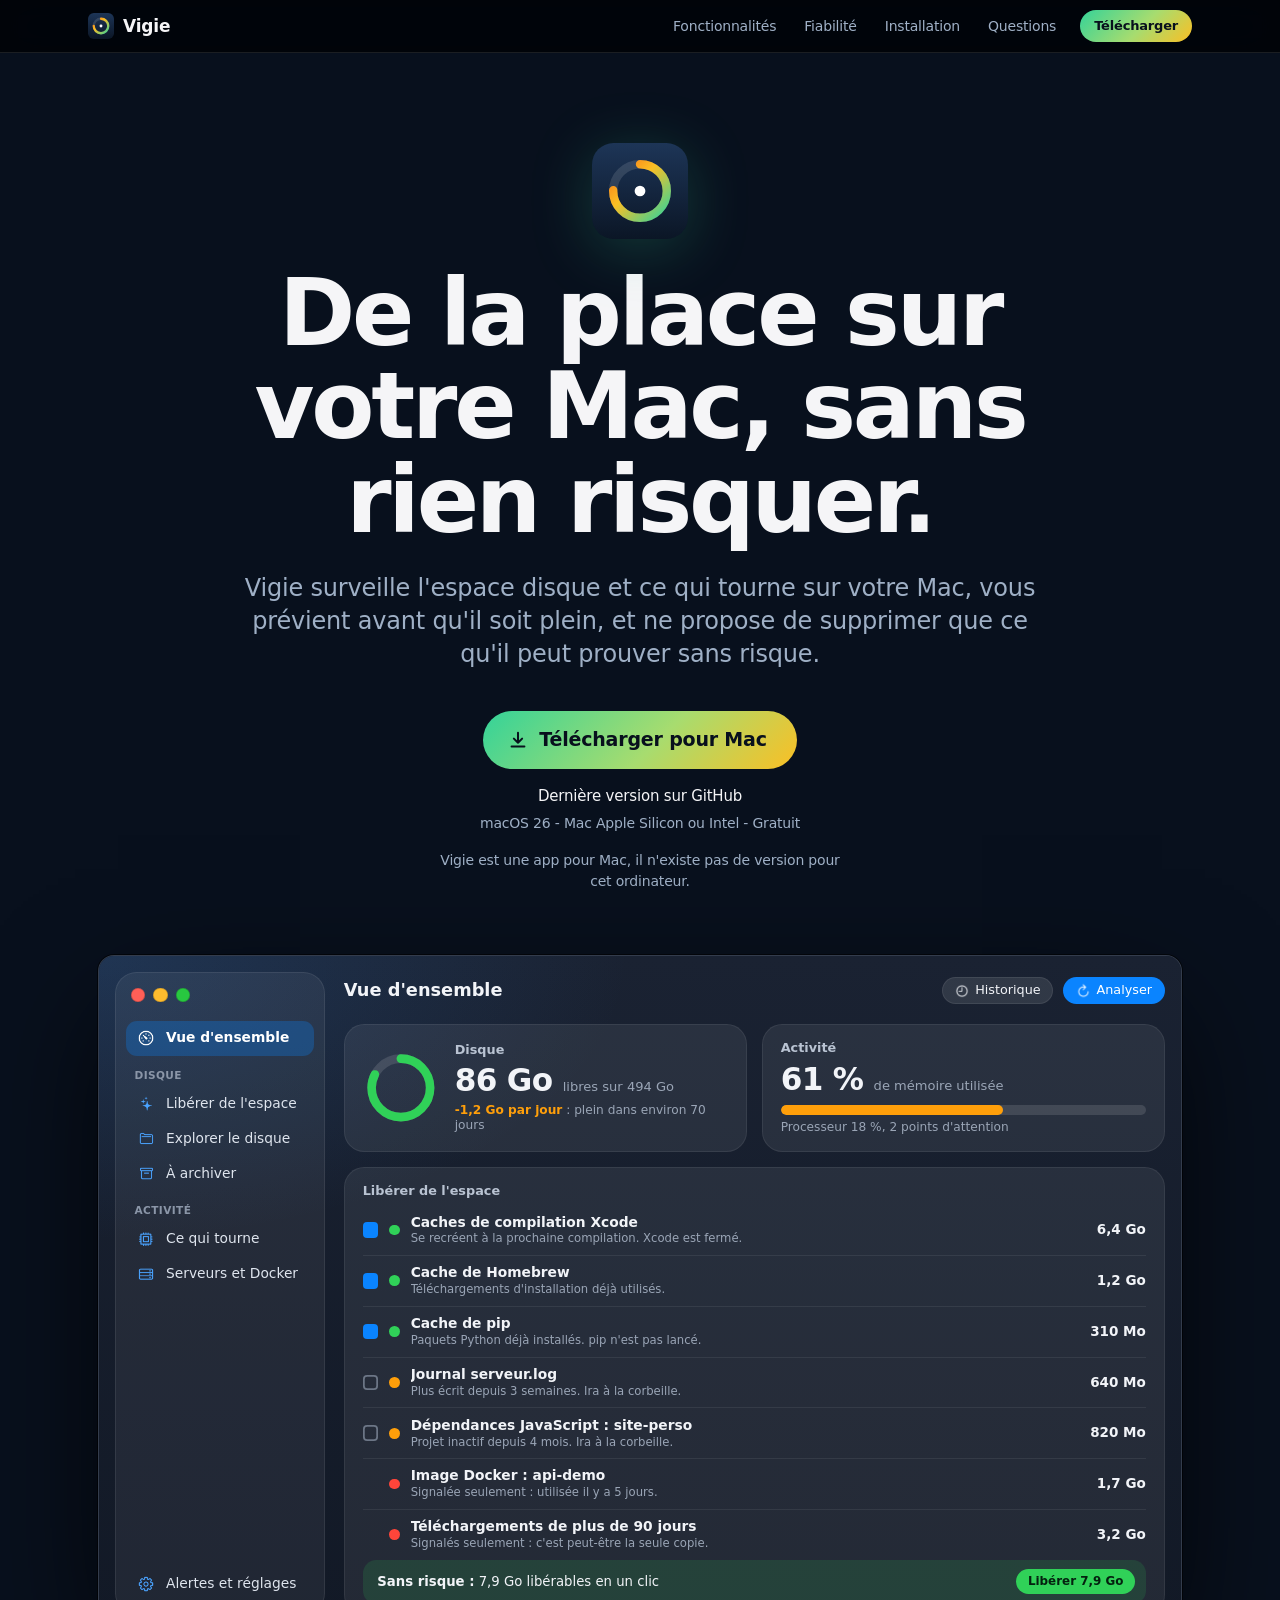
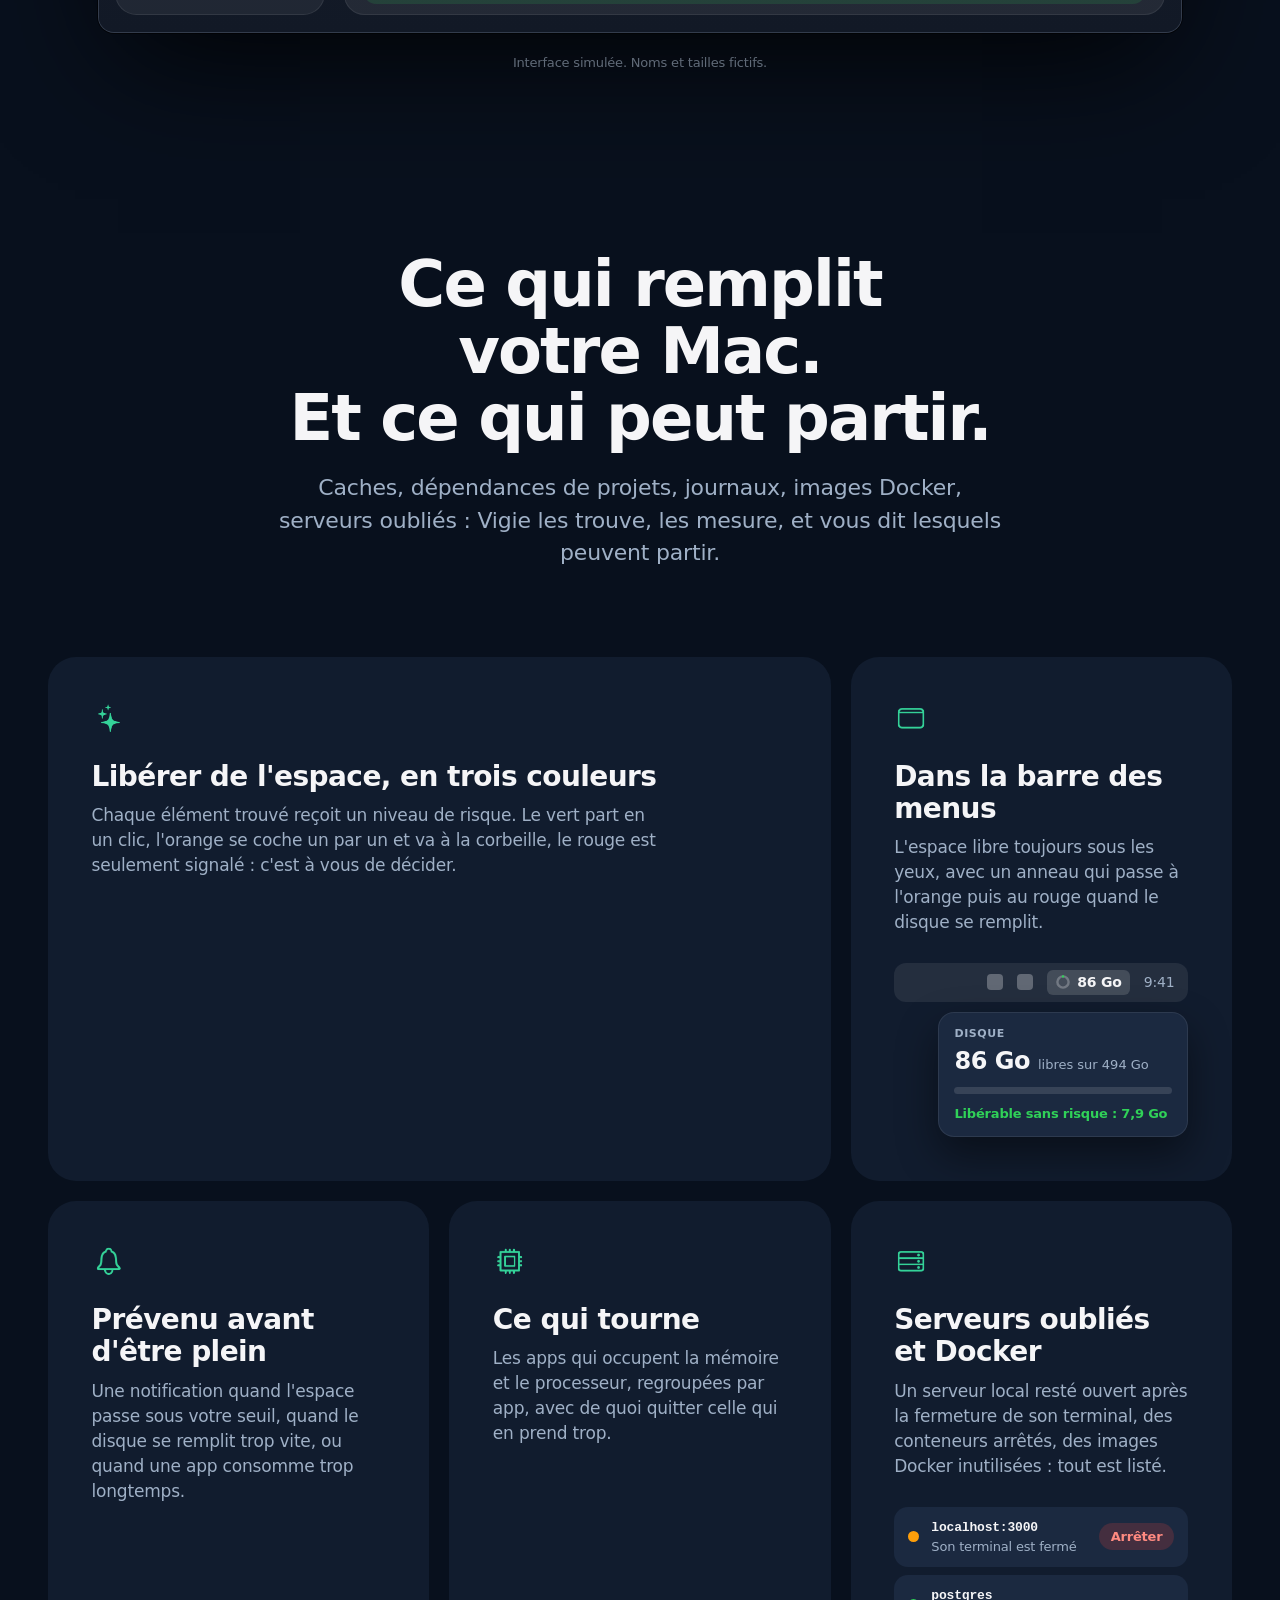
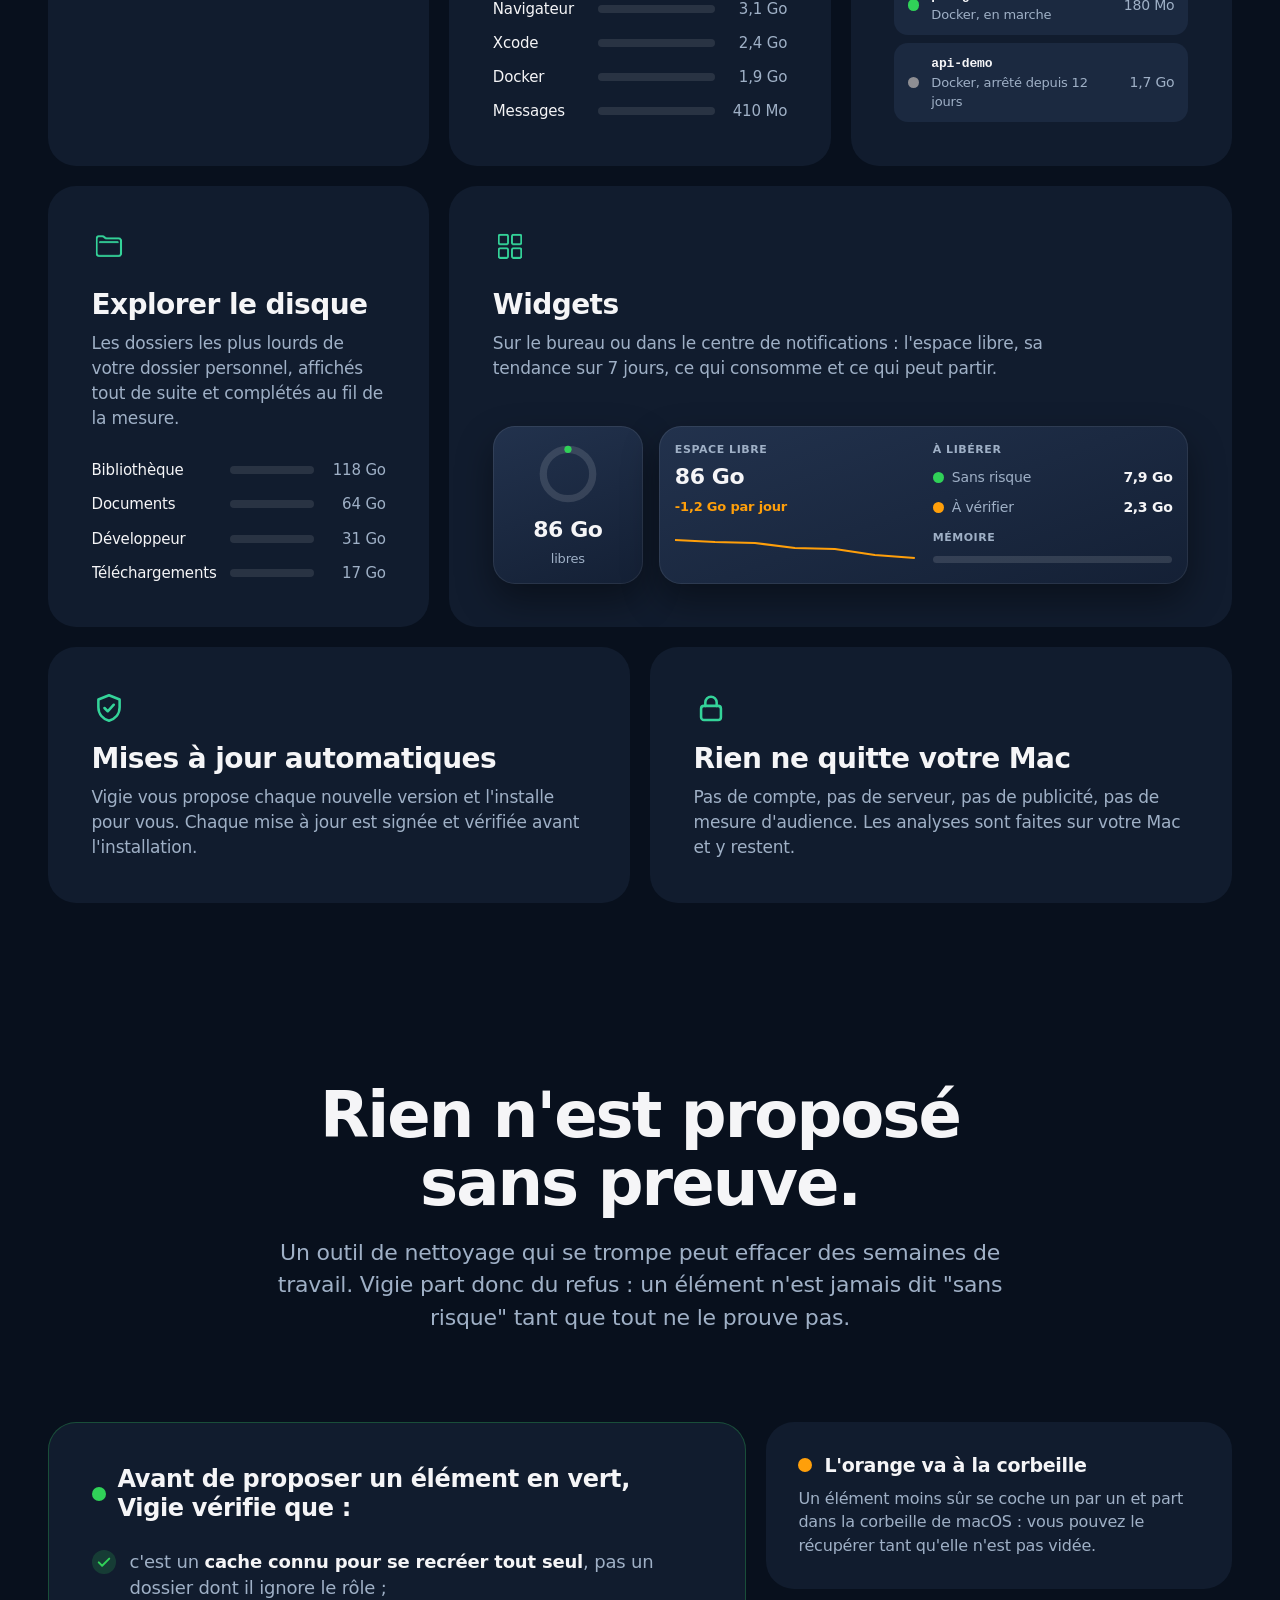
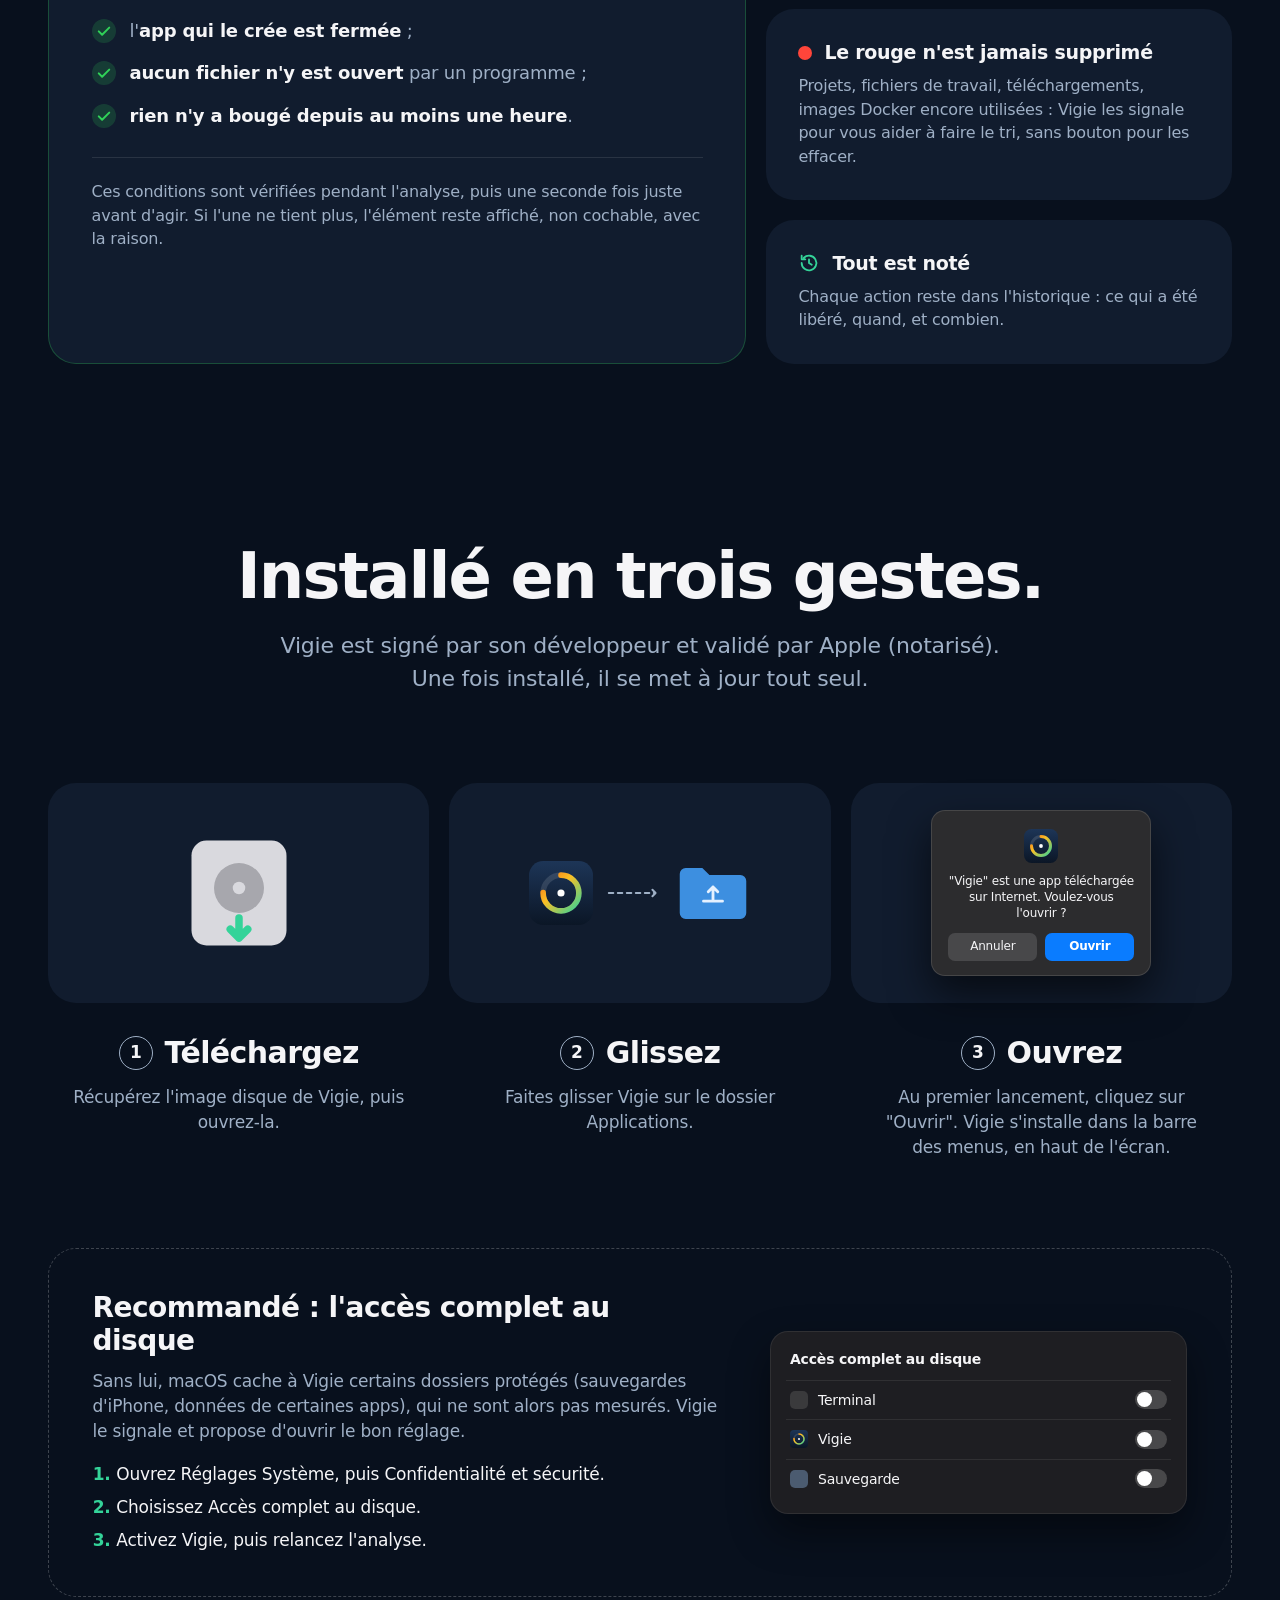
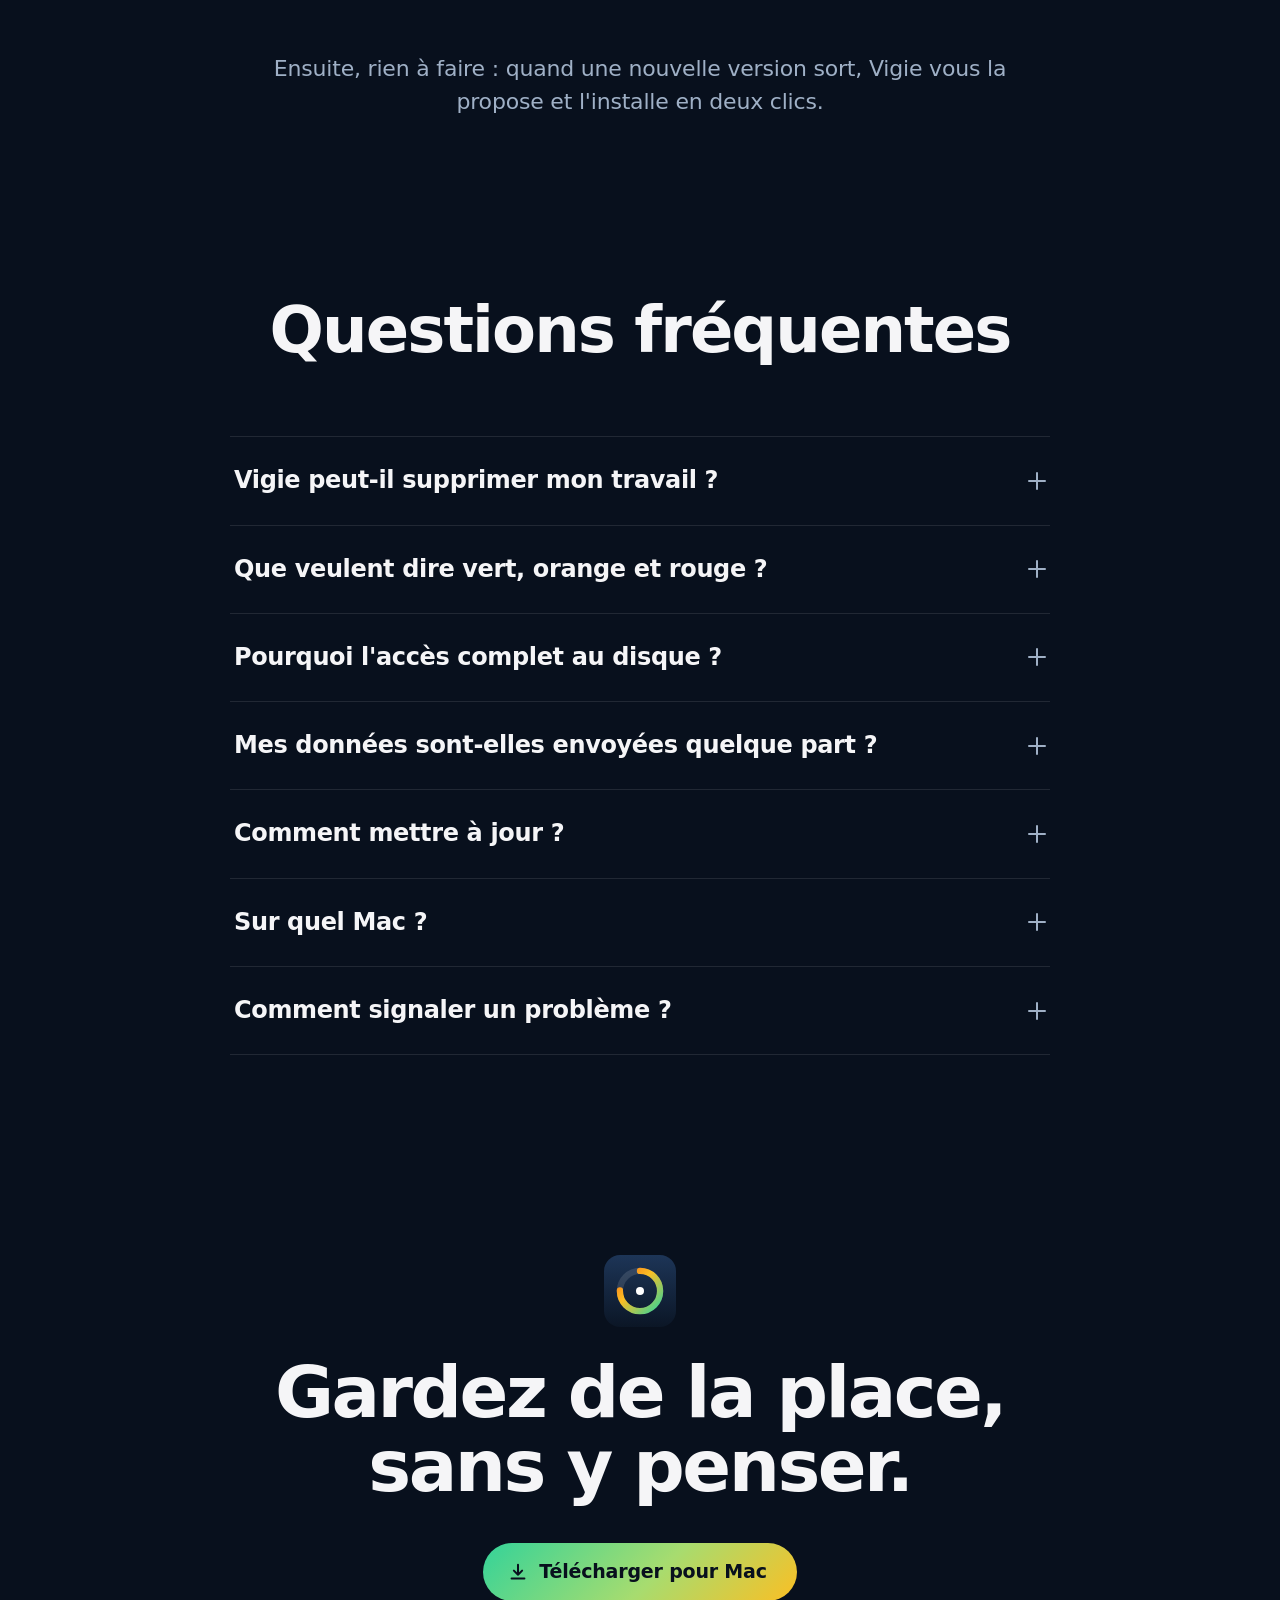
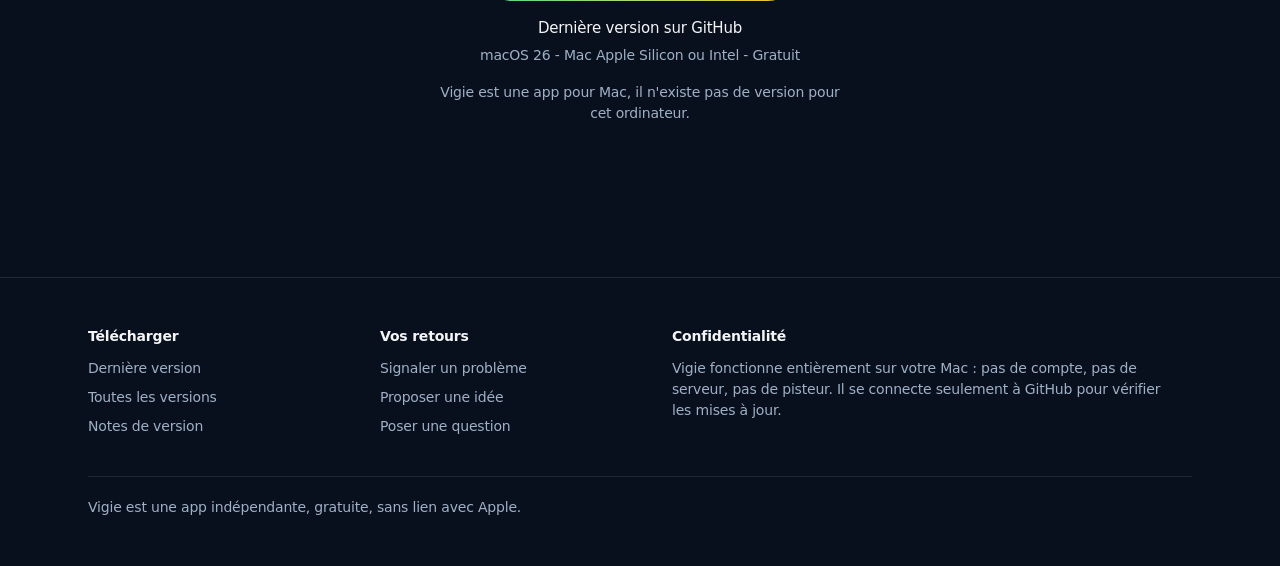
<file: index.html>
<!doctype html>
<html lang="fr">
<head>
  <meta charset="utf-8">
  <meta name="viewport" content="width=device-width, initial-scale=1, viewport-fit=cover">
  <meta http-equiv="Content-Security-Policy" content="default-src 'self'; script-src 'self'; style-src 'self'; img-src 'self' data:; connect-src https://api.github.com; font-src 'self'; object-src 'none'; base-uri 'self'; form-action 'none'">
  <meta name="referrer" content="strict-origin-when-cross-origin">
  <title>Vigie - L'espace et l'activité de votre Mac</title>
  <meta name="description" content="Vigie surveille l'espace disque et ce qui tourne sur votre Mac, vous prévient avant qu'il soit plein et ne propose de supprimer que ce qu'il peut prouver sans risque. App native pour macOS 26, gratuite.">
  <meta name="theme-color" content="#08101d">
  <meta name="color-scheme" content="dark">

  <link rel="icon" href="assets/img/vigie-icon.svg" type="image/svg+xml">
  <link rel="icon" href="assets/img/favicon-32.png" type="image/png" sizes="32x32">
  <link rel="apple-touch-icon" href="assets/img/apple-touch-icon.png">

  <meta property="og:type" content="website">
  <meta property="og:locale" content="fr_FR">
  <meta property="og:site_name" content="Vigie">
  <meta property="og:title" content="Vigie - L'espace et l'activité de votre Mac">
  <meta property="og:description" content="De la place sur votre Mac, sans rien risquer. Vigie ne propose de supprimer que ce qu'il peut prouver sans risque.">
  <meta property="og:url" content="https://feltrincyril.github.io/Vigie-releases/">
  <meta property="og:image" content="https://feltrincyril.github.io/Vigie-releases/assets/img/og-image.png">
  <meta property="og:image:width" content="1200">
  <meta property="og:image:height" content="630">
  <meta property="og:image:alt" content="Logo Vigie, un anneau vert, jaune et orange sur fond bleu nuit, avec la phrase : De la place sur votre Mac, sans rien risquer.">
  <meta name="twitter:card" content="summary_large_image">

  <link rel="stylesheet" href="assets/css/site.css?v=20261126b">
  <script src="assets/js/site.js?v=20261126b" defer></script>
</head>
<body>
  <a class="skip" href="#contenu">Aller au contenu</a>

  <header class="nav" id="haut">
    <div class="nav-inner">
      <a class="nav-brand" href="#haut" aria-label="Vigie, retour en haut de la page">
        <img src="assets/img/vigie-icon.svg" alt="" width="26" height="26"><span>Vigie</span>
      </a>
      <nav aria-label="Sections">
        <ul class="nav-links">
          <li><a href="#fonctionnalites">Fonctionnalités</a></li>
          <li><a href="#fiabilite">Fiabilité</a></li>
          <li><a href="#installation">Installation</a></li>
          <li><a href="#questions">Questions</a></li>
        </ul>
      </nav>
      <a class="nav-cta js-download" href="https://github.com/FELTRINCyril/Vigie-releases/releases/latest">Télécharger</a>
    </div>
  </header>

  <main id="contenu">

    <!-- ===== HERO ===== -->
    <section class="hero" aria-labelledby="titre-hero">
      <img class="hero-icon" src="assets/img/vigie-icon.svg" alt="" width="96" height="96">
      <h1 id="titre-hero">De la place sur votre Mac, sans rien risquer.</h1>
      <p class="hero-sub">Vigie surveille l'espace disque et ce qui tourne sur votre Mac, vous prévient avant qu'il soit plein, et ne propose de supprimer que ce qu'il peut prouver sans risque.</p>

      <div class="download">
        <a class="btn btn-primary js-download" href="https://github.com/FELTRINCyril/Vigie-releases/releases/latest">
          <svg class="btn-icon" viewBox="0 0 24 24" aria-hidden="true"><path d="M12 4v11m0 0-4.5-4.5M12 15l4.5-4.5M5 19h14"/></svg>
          Télécharger pour Mac
        </a>
        <p class="download-meta js-download-meta">Dernière version sur GitHub</p>
        <p class="download-req">macOS 26 - Mac Apple Silicon ou Intel - Gratuit</p>
        <p class="platform-note js-platform-note" hidden></p>
      </div>
    </section>

    <!-- ===== VISUEL PRINCIPAL (maquette HTML/CSS, voir assets/captures/README.md) ===== -->
    <section class="showcase" aria-label="Aperçu de l'application">
      <div class="glow" aria-hidden="true"></div>
      <figure class="window js-tilt">
        <div class="app" role="img" aria-label="La fenêtre de Vigie, section Vue d'ensemble : à gauche une barre latérale, à droite l'espace libre du disque avec sa tendance, la mémoire et le processeur, puis la liste de ce qui peut être libéré, en vert, orange et rouge, avec un bouton Libérer 7,9 Go.">
          <div class="app-side" aria-hidden="true">
            <div class="win-bar"><i></i><i></i><i></i></div>
            <p class="side-it is-on"><i class="sym s-gauge"></i>Vue d'ensemble</p>
            <p class="side-sec">Disque</p>
            <p class="side-it"><i class="sym s-sparkles"></i>Libérer de l'espace</p>
            <p class="side-it"><i class="sym s-folder"></i>Explorer le disque</p>
            <p class="side-it"><i class="sym s-archivebox"></i>À archiver</p>
            <p class="side-sec">Activité</p>
            <p class="side-it"><i class="sym s-cpu"></i>Ce qui tourne</p>
            <p class="side-it"><i class="sym s-server"></i>Serveurs et Docker</p>
            <p class="side-it side-foot"><i class="sym s-gearshape"></i>Alertes et réglages</p>
          </div>
          <div class="app-main" aria-hidden="true">
            <div class="app-bar">
              <b>Vue d'ensemble</b>
              <span class="pill"><i class="sym s-clock"></i>Historique</span>
              <span class="pill pill-blue"><i class="sym s-refresh"></i>Analyser</span>
            </div>
            <div class="app-cards">
              <div class="card card-disk">
                <svg class="card-ring" viewBox="0 0 44 44"><circle class="ring-bg" cx="22" cy="22" r="17"/><circle class="ring-fg" cx="22" cy="22" r="17" pathLength="100"/></svg>
                <div>
                  <p class="card-t">Disque</p>
                  <p class="card-big">86 Go <span>libres sur 494 Go</span></p>
                  <p class="card-sub"><b class="t-orange">-1,2 Go par jour</b> : plein dans environ 70 jours</p>
                </div>
              </div>
              <div class="card">
                <p class="card-t">Activité</p>
                <p class="card-big">61 % <span>de mémoire utilisée</span></p>
                <span class="gauge"><i class="w-61"></i></span>
                <p class="card-sub">Processeur 18 %, 2 points d'attention</p>
              </div>
            </div>
            <div class="card card-list">
              <p class="card-t">Libérer de l'espace</p>
              <div class="li"><span class="chk is-on"></span><span class="dot d-green"></span><span class="li-n"><b>Caches de compilation Xcode</b><em>Se recréent à la prochaine compilation. Xcode est fermé.</em></span><span class="li-sz">6,4 Go</span></div>
              <div class="li"><span class="chk is-on"></span><span class="dot d-green"></span><span class="li-n"><b>Cache de Homebrew</b><em>Téléchargements d'installation déjà utilisés.</em></span><span class="li-sz">1,2 Go</span></div>
              <div class="li"><span class="chk is-on"></span><span class="dot d-green"></span><span class="li-n"><b>Cache de pip</b><em>Paquets Python déjà installés. pip n'est pas lancé.</em></span><span class="li-sz">310 Mo</span></div>
              <div class="li"><span class="chk"></span><span class="dot d-orange"></span><span class="li-n"><b>Journal serveur.log</b><em>Plus écrit depuis 3 semaines. Ira à la corbeille.</em></span><span class="li-sz">640 Mo</span></div>
              <div class="li"><span class="chk"></span><span class="dot d-orange"></span><span class="li-n"><b>Dépendances JavaScript : site-perso</b><em>Projet inactif depuis 4 mois. Ira à la corbeille.</em></span><span class="li-sz">820 Mo</span></div>
              <div class="li"><span class="chk is-off"></span><span class="dot d-red"></span><span class="li-n"><b>Image Docker : api-demo</b><em>Signalée seulement : utilisée il y a 5 jours.</em></span><span class="li-sz">1,7 Go</span></div>
              <div class="li"><span class="chk is-off"></span><span class="dot d-red"></span><span class="li-n"><b>Téléchargements de plus de 90 jours</b><em>Signalés seulement : c'est peut-être la seule copie.</em></span><span class="li-sz">3,2 Go</span></div>
              <div class="cta"><span><b>Sans risque :</b> 7,9 Go libérables en un clic</span><span class="pill pill-green">Libérer 7,9 Go</span></div>
            </div>
          </div>
        </div>
      </figure>
      <p class="showcase-note">Interface simulée. Noms et tailles fictifs.</p>
    </section>

    <!-- ===== FONCTIONNALITES ===== -->
    <section class="features" id="fonctionnalites" aria-labelledby="titre-fonctionnalites">
      <div class="section-head">
        <h2 id="titre-fonctionnalites"><span class="line">Ce qui remplit votre Mac.</span> <span class="line">Et ce qui peut partir.</span></h2>
        <p>Caches, dépendances de projets, journaux, images Docker, serveurs oubliés : Vigie les trouve, les mesure, et vous dit lesquels peuvent partir.</p>
      </div>

      <div class="tiles">

        <article class="tile tile-wide" data-reveal>
          <div class="tile-text">
            <i class="tile-sym sym s-sparkles" aria-hidden="true"></i>
            <h3>Libérer de l'espace, en trois couleurs</h3>
            <p>Chaque élément trouvé reçoit un niveau de risque. Le vert part en un clic, l'orange se coche un par un et va à la corbeille, le rouge est seulement signalé : c'est à vous de décider.</p>
          </div>
          <div class="vis vis-levels" aria-hidden="true">
            <div class="lv lv-green"><span class="dot d-green"></span><b>Vert</b><em>Se recrée tout seul. Libéré en un clic.</em><span class="lv-sz">7,9 Go</span></div>
            <div class="lv lv-orange"><span class="dot d-orange"></span><b>Orange</b><em>À vérifier, élément par élément. Va à la corbeille.</em><span class="lv-sz">2,3 Go</span></div>
            <div class="lv lv-red"><span class="dot d-red"></span><b>Rouge</b><em>Signalé seulement. Jamais supprimé par Vigie.</em><span class="lv-sz">14 Go</span></div>
          </div>
        </article>

        <article class="tile" data-reveal>
          <div class="tile-text">
            <i class="tile-sym sym s-menubar" aria-hidden="true"></i>
            <h3>Dans la barre des menus</h3>
            <p>L'espace libre toujours sous les yeux, avec un anneau qui passe à l'orange puis au rouge quand le disque se remplit.</p>
          </div>
          <div class="vis vis-menubar" aria-hidden="true">
            <div class="mb-strip">
              <span class="mb-other"></span><span class="mb-other"></span>
              <span class="mb-vigie"><svg viewBox="0 0 20 20"><circle class="mb-ring-bg" cx="10" cy="10" r="7"/><circle class="mb-ring" cx="10" cy="10" r="7" pathLength="100"/></svg>86 Go</span>
              <span class="mb-clock">9:41</span>
            </div>
            <div class="mb-pop">
              <p class="mb-k">Disque</p>
              <p class="mb-v">86 Go <span>libres sur 494 Go</span></p>
              <span class="gauge gauge-disk"><i class="w-83"></i></span>
              <p class="mb-g">Libérable sans risque : 7,9 Go</p>
            </div>
          </div>
        </article>

        <article class="tile" data-reveal>
          <div class="tile-text">
            <i class="tile-sym sym s-bell" aria-hidden="true"></i>
            <h3>Prévenu avant d'être plein</h3>
            <p>Une notification quand l'espace passe sous votre seuil, quand le disque se remplit trop vite, ou quand une app consomme trop longtemps.</p>
          </div>
          <div class="vis vis-notif" aria-hidden="true">
            <div class="nt">
              <img src="assets/img/vigie-icon.svg" alt="" width="28" height="28" loading="lazy">
              <p><b>Le disque se remplit</b>À ce rythme (-2 Go par jour), il sera plein dans environ 6 jours.</p>
            </div>
            <div class="nt nt-2">
              <img src="assets/img/vigie-icon.svg" alt="" width="28" height="28" loading="lazy">
              <p><b>Navigateur consomme beaucoup de mémoire</b>3,1 Go depuis 20 minutes.</p>
            </div>
          </div>
        </article>

        <article class="tile" data-reveal>
          <div class="tile-text">
            <i class="tile-sym sym s-cpu" aria-hidden="true"></i>
            <h3>Ce qui tourne</h3>
            <p>Les apps qui occupent la mémoire et le processeur, regroupées par app, avec de quoi quitter celle qui en prend trop.</p>
          </div>
          <div class="vis vis-apps" aria-hidden="true">
            <p class="ap"><span class="ap-n">Navigateur</span><span class="ap-bar"><i class="w-82"></i></span><span class="ap-v">3,1 Go</span></p>
            <p class="ap"><span class="ap-n">Xcode</span><span class="ap-bar"><i class="w-64"></i></span><span class="ap-v">2,4 Go</span></p>
            <p class="ap"><span class="ap-n">Docker</span><span class="ap-bar"><i class="w-50"></i></span><span class="ap-v">1,9 Go</span></p>
            <p class="ap"><span class="ap-n">Messages</span><span class="ap-bar"><i class="w-14"></i></span><span class="ap-v">410 Mo</span></p>
          </div>
        </article>
        <article class="tile" data-reveal>
          <div class="tile-text">
            <i class="tile-sym sym s-server" aria-hidden="true"></i>
            <h3>Serveurs oubliés et Docker</h3>
            <p>Un serveur local resté ouvert après la fermeture de son terminal, des conteneurs arrêtés, des images Docker inutilisées : tout est listé.</p>
          </div>
          <div class="vis vis-servers" aria-hidden="true">
            <div class="sv"><span class="dot d-orange"></span><span class="sv-n"><b>localhost:3000</b><em>Son terminal est fermé</em></span><span class="sv-btn">Arrêter</span></div>
            <div class="sv"><span class="dot d-green"></span><span class="sv-n"><b>postgres</b><em>Docker, en marche</em></span><span class="sv-v">180 Mo</span></div>
            <div class="sv"><span class="dot d-grey"></span><span class="sv-n"><b>api-demo</b><em>Docker, arrêté depuis 12 jours</em></span><span class="sv-v">1,7 Go</span></div>
          </div>
        </article>
      </div>
      <div class="tiles tiles-2">

        <article class="tile" data-reveal>
          <div class="tile-text">
            <i class="tile-sym sym s-folder" aria-hidden="true"></i>
            <h3>Explorer le disque</h3>
            <p>Les dossiers les plus lourds de votre dossier personnel, affichés tout de suite et complétés au fil de la mesure.</p>
          </div>
          <div class="vis vis-explore" aria-hidden="true">
            <p class="ex"><span class="ex-n">Bibliothèque</span><span class="ex-bar"><i class="w-90"></i></span><span class="ex-v">118 Go</span></p>
            <p class="ex"><span class="ex-n">Documents</span><span class="ex-bar"><i class="w-50"></i></span><span class="ex-v">64 Go</span></p>
            <p class="ex"><span class="ex-n">Développeur</span><span class="ex-bar"><i class="w-26"></i></span><span class="ex-v">31 Go</span></p>
            <p class="ex"><span class="ex-n">Téléchargements</span><span class="ex-bar"><i class="w-14"></i></span><span class="ex-v">17 Go</span></p>
          </div>
        </article>


        <article class="tile tile-wide" data-reveal>
          <div class="tile-text">
            <i class="tile-sym sym s-widgets" aria-hidden="true"></i>
            <h3>Widgets</h3>
            <p>Sur le bureau ou dans le centre de notifications : l'espace libre, sa tendance sur 7 jours, ce qui consomme et ce qui peut partir.</p>
          </div>
          <div class="vis vis-widgets" aria-hidden="true">
            <div class="wg wg-s">
              <svg class="wg-ring" viewBox="0 0 44 44"><circle class="ring-bg" cx="22" cy="22" r="17"/><circle class="ring-fg" cx="22" cy="22" r="17" pathLength="100"/></svg>
              <b>86 Go</b><em>libres</em>
            </div>
            <div class="wg wg-m">
              <div class="wg-col">
                <p class="wg-k">Espace libre</p>
                <b>86 Go</b>
                <em class="t-orange">-1,2 Go par jour</em>
                <svg class="wg-spark" viewBox="0 0 120 34" preserveAspectRatio="none"><path d="M0 6 L20 8 L40 9 L60 14 L80 15 L100 21 L120 24"/></svg>
              </div>
              <div class="wg-col">
                <p class="wg-k">À libérer</p>
                <p class="wg-row"><span class="dot d-green"></span>Sans risque<b>7,9 Go</b></p>
                <p class="wg-row"><span class="dot d-orange"></span>À vérifier<b>2,3 Go</b></p>
                <p class="wg-k wg-k2">Mémoire</p>
                <span class="gauge"><i class="w-61"></i></span>
              </div>
            </div>
          </div>
        </article>


        <article class="tile tile-plain tile-half" data-reveal>
          <svg class="tile-icon" viewBox="0 0 24 24" aria-hidden="true"><path d="M12 3 4.5 6v5.5c0 4.7 3.2 8.2 7.5 9.5 4.3-1.3 7.5-4.8 7.5-9.5V6z"/><path d="m8.8 12 2.3 2.3 4.3-4.6"/></svg>
          <h3>Mises à jour automatiques</h3>
          <p>Vigie vous propose chaque nouvelle version et l'installe pour vous. Chaque mise à jour est signée et vérifiée avant l'installation.</p>
        </article>

        <article class="tile tile-plain tile-half" data-reveal>
          <svg class="tile-icon" viewBox="0 0 24 24" aria-hidden="true"><rect x="5" y="10.5" width="14" height="10" rx="2"/><path d="M8 10.5V8a4 4 0 0 1 8 0v2.5"/></svg>
          <h3>Rien ne quitte votre Mac</h3>
          <p>Pas de compte, pas de serveur, pas de publicité, pas de mesure d'audience. Les analyses sont faites sur votre Mac et y restent.</p>
        </article>
      </div>
    </section>

    <!-- ===== FIABILITE ===== -->
    <section class="trust" id="fiabilite" aria-labelledby="titre-fiabilite">
      <div class="section-head">
        <h2 id="titre-fiabilite"><span class="line">Rien n'est proposé</span> <span class="line">sans preuve.</span></h2>
        <p>Un outil de nettoyage qui se trompe peut effacer des semaines de travail. Vigie part donc du refus : un élément n'est jamais dit "sans risque" tant que tout ne le prouve pas.</p>
      </div>

      <div class="proofs" data-reveal>
        <div class="proof-card">
          <p class="proof-k"><span class="dot d-green"></span>Avant de proposer un élément en vert, Vigie vérifie que :</p>
          <ul class="proof-list">
            <li><svg viewBox="0 0 24 24" aria-hidden="true"><path d="m5 12.5 4.5 4.5L19 7.5"/></svg><span>c'est un <b>cache connu pour se recréer tout seul</b>, pas un dossier dont il ignore le rôle ;</span></li>
            <li><svg viewBox="0 0 24 24" aria-hidden="true"><path d="m5 12.5 4.5 4.5L19 7.5"/></svg><span>l'<b>app qui le crée est fermée</b> ;</span></li>
            <li><svg viewBox="0 0 24 24" aria-hidden="true"><path d="m5 12.5 4.5 4.5L19 7.5"/></svg><span><b>aucun fichier n'y est ouvert</b> par un programme ;</span></li>
            <li><svg viewBox="0 0 24 24" aria-hidden="true"><path d="m5 12.5 4.5 4.5L19 7.5"/></svg><span><b>rien n'y a bougé depuis au moins une heure</b>.</span></li>
          </ul>
          <p class="proof-note">Ces conditions sont vérifiées pendant l'analyse, puis une seconde fois juste avant d'agir. Si l'une ne tient plus, l'élément reste affiché, non cochable, avec la raison.</p>
        </div>
        <div class="proof-side">
          <div class="proof-mini">
            <p class="proof-k"><span class="dot d-orange"></span>L'orange va à la corbeille</p>
            <p>Un élément moins sûr se coche un par un et part dans la corbeille de macOS : vous pouvez le récupérer tant qu'elle n'est pas vidée.</p>
          </div>
          <div class="proof-mini">
            <p class="proof-k"><span class="dot d-red"></span>Le rouge n'est jamais supprimé</p>
            <p>Projets, fichiers de travail, téléchargements, images Docker encore utilisées : Vigie les signale pour vous aider à faire le tri, sans bouton pour les effacer.</p>
          </div>
          <div class="proof-mini">
            <p class="proof-k"><svg viewBox="0 0 24 24" aria-hidden="true"><path d="M4 12a8 8 0 1 0 2.4-5.7M4 4v4h4"/><path d="M12 8v4l3 2"/></svg>Tout est noté</p>
            <p>Chaque action reste dans l'historique : ce qui a été libéré, quand, et combien.</p>
          </div>
        </div>
      </div>
    </section>

    <!-- ===== INSTALLATION ===== -->
    <section class="install" id="installation" aria-labelledby="titre-installation">
      <div class="section-head">
        <h2 id="titre-installation">Installé en trois gestes.</h2>
        <p>Vigie est signé par son développeur et validé par Apple (notarisé). Une fois installé, il se met à jour tout seul.</p>
      </div>

      <ol class="steps">
        <li class="step" data-reveal>
          <div class="step-vis" aria-hidden="true">
            <svg viewBox="0 0 120 120" class="disk">
              <rect x="22" y="18" width="76" height="84" rx="12" class="disk-body"/>
              <circle cx="60" cy="56" r="20" class="disk-hole"/>
              <circle cx="60" cy="56" r="5" class="disk-center"/>
              <path d="M60 80v16m0 0-7-7m7 7 7-7" class="disk-arrow"/>
            </svg>
          </div>
          <h3><span class="step-n" aria-hidden="true">1</span>Téléchargez</h3>
          <p>Récupérez l'image disque de Vigie, puis ouvrez-la.</p>
        </li>
        <li class="step" data-reveal>
          <div class="step-vis step-drag" aria-hidden="true">
            <img src="assets/img/vigie-icon.svg" alt="" width="56" height="56" loading="lazy">
            <svg viewBox="0 0 60 20" class="drag-arrow"><path d="M2 10h52m0 0-7-7m7 7-7 7"/></svg>
            <svg viewBox="0 0 64 52" class="folder"><path d="M4 10a5 5 0 0 1 5-5h14l6 6h26a5 5 0 0 1 5 5v27a5 5 0 0 1-5 5H9a5 5 0 0 1-5-5z"/><path d="M24 33h16M28 25l4-4 4 4M32 21v12" class="folder-a"/></svg>
          </div>
          <h3><span class="step-n" aria-hidden="true">2</span>Glissez</h3>
          <p>Faites glisser Vigie sur le dossier Applications.</p>
        </li>
        <li class="step" data-reveal>
          <div class="step-vis" aria-hidden="true">
            <div class="dialog">
              <img src="assets/img/vigie-icon.svg" alt="" width="34" height="34" loading="lazy">
              <p>"Vigie" est une app téléchargée sur Internet. Voulez-vous <span class="nw">l'ouvrir ?</span></p>
              <span class="dialog-btns"><span>Annuler</span><span class="is-default">Ouvrir</span></span>
            </div>
          </div>
          <h3><span class="step-n" aria-hidden="true">3</span>Ouvrez</h3>
          <p>Au premier lancement, cliquez sur "Ouvrir". Vigie s'installe dans la barre des menus, en haut de l'écran.</p>
        </li>
      </ol>

      <div class="access" data-reveal>
        <div class="access-text">
          <h3>Recommandé : l'accès complet au disque</h3>
          <p>Sans lui, macOS cache à Vigie certains dossiers protégés (sauvegardes d'iPhone, données de certaines apps), qui ne sont alors pas mesurés. Vigie le signale et propose d'ouvrir le bon réglage.</p>
          <ol class="access-steps">
            <li>Ouvrez Réglages Système, puis Confidentialité et sécurité.</li>
            <li>Choisissez Accès complet au disque.</li>
            <li>Activez Vigie, puis relancez l'analyse.</li>
          </ol>
        </div>
        <div class="access-vis" aria-hidden="true">
          <p class="acc-head">Accès complet au disque</p>
          <p class="acc-row"><span class="acc-app"></span>Terminal<span class="sw is-on"></span></p>
          <p class="acc-row"><img src="assets/img/vigie-icon.svg" alt="" width="18" height="18" loading="lazy">Vigie<span class="sw is-on"></span></p>
          <p class="acc-row"><span class="acc-app acc-app-2"></span>Sauvegarde<span class="sw"></span></p>
        </div>
      </div>

      <p class="install-after">Ensuite, rien à faire : quand une nouvelle version sort, Vigie vous la propose et l'installe en deux clics.</p>
    </section>

    <!-- ===== QUESTIONS ===== -->
    <section class="faq" id="questions" aria-labelledby="titre-questions">
      <div class="section-head">
        <h2 id="titre-questions">Questions fréquentes</h2>
      </div>

      <div class="accordion">
        <div class="qa">
          <h3><button type="button" aria-expanded="true" aria-controls="r1" id="q1"><span class="qa-q">Vigie peut-il supprimer mon <span class="nw">travail ?</span></span><span class="qa-sign" aria-hidden="true"></span></button></h3>
          <div class="qa-body" id="r1" role="region" aria-labelledby="q1">
            <p>Vigie ne supprime rien de lui-même : c'est toujours vous qui cochez et qui confirmez. Ce qui ressemble à du travail (projets, documents, fichiers de session, livrables de compilation, téléchargements) est classé en rouge, c'est-à-dire signalé sans bouton pour l'effacer.</p>
            <p>Seul le vert part directement, et seulement quand Vigie a prouvé qu'il se recrée tout seul, que l'app qui l'utilise est fermée, qu'aucun fichier n'y est ouvert et que rien n'y a bougé depuis au moins une heure. L'orange va à la corbeille, d'où vous pouvez le récupérer.</p>
          </div>
        </div>
        <div class="qa">
          <h3><button type="button" aria-expanded="true" aria-controls="r2" id="q2"><span class="qa-q">Que veulent dire vert, orange et <span class="nw">rouge ?</span></span><span class="qa-sign" aria-hidden="true"></span></button></h3>
          <div class="qa-body" id="r2" role="region" aria-labelledby="q2">
            <p>Vert : se recrée tout seul, libérable en un clic. Orange : sans doute inutile, mais à vérifier ; il se coche un par un et va à la corbeille. Rouge : signalé pour vous aider à faire le tri, jamais supprimé par Vigie.</p>
            <p>Un élément peut aussi apparaître grisé, avec sa raison : par exemple "Modifié il y a moins d'une heure" ou "L'app est ouverte". Il redeviendra cochable quand la condition sera remplie.</p>
          </div>
        </div>
        <div class="qa">
          <h3><button type="button" aria-expanded="true" aria-controls="r3" id="q3"><span class="qa-q">Pourquoi l'accès complet au <span class="nw">disque ?</span></span><span class="qa-sign" aria-hidden="true"></span></button></h3>
          <div class="qa-body" id="r3" role="region" aria-labelledby="q3">
            <p>macOS protège certains dossiers, comme les sauvegardes d'iPhone ou les données de certaines apps. Sans cet accès, Vigie ne peut pas les mesurer et le dit dans l'analyse. Il fonctionne quand même pour tout le reste.</p>
            <p>Pour l'accorder : Réglages Système, Confidentialité et sécurité, Accès complet au disque, puis activez Vigie. Vous pouvez le retirer au même endroit à tout moment.</p>
          </div>
        </div>
        <div class="qa">
          <h3><button type="button" aria-expanded="true" aria-controls="r4" id="q4"><span class="qa-q">Mes données sont-elles envoyées quelque <span class="nw">part ?</span></span><span class="qa-sign" aria-hidden="true"></span></button></h3>
          <div class="qa-body" id="r4" role="region" aria-labelledby="q4">
            <p>Non. Pas de compte à créer, pas de serveur, pas de publicité, pas de mesure d'audience : la liste de vos fichiers et les mesures restent sur votre Mac.</p>
            <p>Vigie se connecte seulement à GitHub pour vérifier les mises à jour. Pour dire qu'un projet est déjà sur un dépôt distant, il interroge ce dépôt avec vos propres accès Git, sans jamais rien y envoyer.</p>
          </div>
        </div>
        <div class="qa">
          <h3><button type="button" aria-expanded="true" aria-controls="r5" id="q5"><span class="qa-q">Comment mettre à <span class="nw">jour ?</span></span><span class="qa-sign" aria-hidden="true"></span></button></h3>
          <div class="qa-body" id="r5" role="region" aria-labelledby="q5">
            <p>À partir de la 0.3.0, vous n'avez rien à faire : Vigie vérifie au lancement puis chaque jour s'il existe une nouvelle version, vous la propose avec ses nouveautés, et l'installe. Les réglages de Vigie permettent aussi de lancer une recherche.</p>
            <p>Vous avez la 0.2.0 ou une version plus ancienne ? Elle ne sait pas se mettre à jour seule : installez une fois la dernière version à sa place. Vos réglages sont gardés.</p>
          </div>
        </div>
        <div class="qa">
          <h3><button type="button" aria-expanded="true" aria-controls="r6" id="q6"><span class="qa-q">Sur quel <span class="nw">Mac ?</span></span><span class="qa-sign" aria-hidden="true"></span></button></h3>
          <div class="qa-body" id="r6" role="region" aria-labelledby="q6">
            <p>Un Mac sous macOS 26 ou plus récent, à puce Apple Silicon ou à processeur Intel.</p>
          </div>
        </div>
        <div class="qa">
          <h3><button type="button" aria-expanded="true" aria-controls="r7" id="q7"><span class="qa-q">Comment signaler un <span class="nw">problème ?</span></span><span class="qa-sign" aria-hidden="true"></span></button></h3>
          <div class="qa-body" id="r7" role="region" aria-labelledby="q7">
            <p>Remplissez le formulaire <a data-issue="probleme" href="https://github.com/FELTRINCyril/Vigie-releases/issues/new?template=probleme.yml">Signaler un problème</a>, avec votre version de Vigie, celle de macOS et ce qui s'est passé.</p>
            <p>Ces messages sont publics : n'y mettez jamais de chemin complet, de nom d'utilisateur, de nom de client ou de projet, même dans une capture d'écran.</p>
          </div>
        </div>
      </div>
    </section>

    <!-- ===== APPEL FINAL ===== -->
    <section class="final" aria-labelledby="titre-final">
      <img src="assets/img/vigie-icon.svg" alt="" width="72" height="72" loading="lazy">
      <h2 id="titre-final">Gardez de la place, <span class="nw">sans y penser.</span></h2>
      <div class="download">
        <a class="btn btn-primary js-download" href="https://github.com/FELTRINCyril/Vigie-releases/releases/latest">
          <svg class="btn-icon" viewBox="0 0 24 24" aria-hidden="true"><path d="M12 4v11m0 0-4.5-4.5M12 15l4.5-4.5M5 19h14"/></svg>
          Télécharger pour Mac
        </a>
        <p class="download-meta js-download-meta">Dernière version sur GitHub</p>
        <p class="download-req">macOS 26 - Mac Apple Silicon ou Intel - Gratuit</p>
        <p class="platform-note js-platform-note" hidden></p>
      </div>
    </section>
  </main>

  <!-- ===== PIED DE PAGE ===== -->
  <footer class="footer">
    <div class="footer-inner">
      <div class="footer-cols">
        <div>
          <h2 class="footer-h">Télécharger</h2>
          <ul>
            <li><a class="js-download" href="https://github.com/FELTRINCyril/Vigie-releases/releases/latest">Dernière version</a></li>
            <li><a href="versions.html">Toutes les versions</a></li>
            <li><a class="js-notes" href="versions.html">Notes de version</a></li>
          </ul>
        </div>
        <div>
          <h2 class="footer-h">Vos retours</h2>
          <ul>
            <li><a data-issue="probleme" href="https://github.com/FELTRINCyril/Vigie-releases/issues/new?template=probleme.yml">Signaler un problème</a></li>
            <li><a data-issue="idee" href="https://github.com/FELTRINCyril/Vigie-releases/issues/new?template=idee.yml">Proposer une idée</a></li>
            <li><a data-issue="question" href="https://github.com/FELTRINCyril/Vigie-releases/issues/new?template=question.yml">Poser une question</a></li>
          </ul>
        </div>
        <div class="footer-legal">
          <h2 class="footer-h">Confidentialité</h2>
          <p>Vigie fonctionne entièrement sur votre Mac : pas de compte, pas de serveur, pas de pisteur. Il se connecte seulement à GitHub pour vérifier les mises à jour.</p>
        </div>
      </div>
      <p class="footer-note">Vigie est une app indépendante, gratuite, sans lien avec Apple.</p>
    </div>
  </footer>
</body>
</html>
</file>
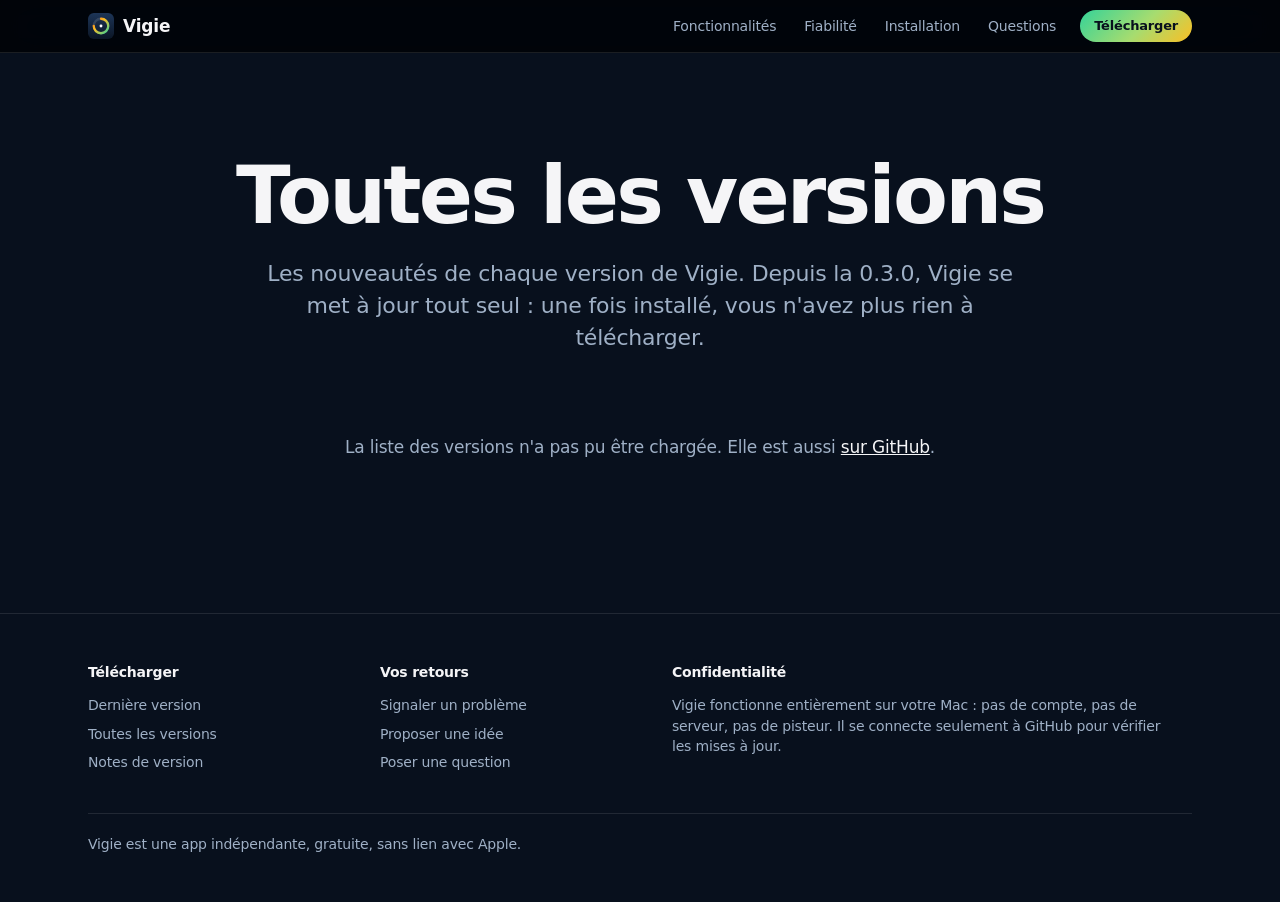
<file: versions.html>
<!doctype html>
<html lang="fr">
<head>
  <meta charset="utf-8">
  <meta name="viewport" content="width=device-width, initial-scale=1, viewport-fit=cover">
  <meta http-equiv="Content-Security-Policy" content="default-src 'self'; script-src 'self'; style-src 'self'; img-src 'self' data:; connect-src https://api.github.com; font-src 'self'; object-src 'none'; base-uri 'self'; form-action 'none'">
  <meta name="referrer" content="strict-origin-when-cross-origin">
  <title>Vigie - Toutes les versions</title>
  <meta name="description" content="Toutes les versions de Vigie, l'app qui surveille l'espace et l'activité de votre Mac, avec leurs notes de version et leurs images disque.">
  <meta name="theme-color" content="#08101d">
  <meta name="color-scheme" content="dark">

  <link rel="icon" href="assets/img/vigie-icon.svg" type="image/svg+xml">
  <link rel="icon" href="assets/img/favicon-32.png" type="image/png" sizes="32x32">
  <link rel="apple-touch-icon" href="assets/img/apple-touch-icon.png">

  <meta property="og:type" content="website">
  <meta property="og:locale" content="fr_FR">
  <meta property="og:site_name" content="Vigie">
  <meta property="og:title" content="Vigie - Toutes les versions">
  <meta property="og:description" content="De la place sur votre Mac, sans rien risquer. Vigie ne propose de supprimer que ce qu'il peut prouver sans risque.">
  <meta property="og:url" content="https://feltrincyril.github.io/Vigie-releases/versions.html">
  <meta property="og:image" content="https://feltrincyril.github.io/Vigie-releases/assets/img/og-image.png">
  <meta property="og:image:width" content="1200">
  <meta property="og:image:height" content="630">
  <meta property="og:image:alt" content="Logo Vigie, un anneau vert, jaune et orange sur fond bleu nuit, avec la phrase : De la place sur votre Mac, sans rien risquer.">
  <meta name="twitter:card" content="summary_large_image">

  <link rel="stylesheet" href="assets/css/site.css?v=20261126b">
  <script src="assets/js/site.js?v=20261126b" defer></script>
  <script src="assets/js/versions.js?v=20261126b" defer></script>
</head>
<body>
  <a class="skip" href="#contenu">Aller au contenu</a>

  <header class="nav" id="haut">
    <div class="nav-inner">
      <a class="nav-brand" href="./" aria-label="Vigie, accueil">
        <img src="assets/img/vigie-icon.svg" alt="" width="26" height="26"><span>Vigie</span>
      </a>
      <nav aria-label="Sections">
        <ul class="nav-links">
          <li><a href="./#fonctionnalites">Fonctionnalités</a></li>
          <li><a href="./#fiabilite">Fiabilité</a></li>
          <li><a href="./#installation">Installation</a></li>
          <li><a href="./#questions">Questions</a></li>
        </ul>
      </nav>
      <a class="nav-cta js-download" href="https://github.com/FELTRINCyril/Vigie-releases/releases/latest">Télécharger</a>
    </div>
  </header>

  <main id="contenu">
    <section class="page-head" aria-labelledby="titre-versions">
      <h1 id="titre-versions">Toutes les versions</h1>
      <p>Les nouveautés de chaque version de Vigie. Depuis la 0.3.0, Vigie se met à jour tout seul : une fois installé, vous n'avez plus rien à télécharger.</p>
    </section>

    <div class="releases js-releases">
      <p class="releases-status">Les versions sont aussi listées <a href="https://github.com/FELTRINCyril/Vigie-releases/releases">sur GitHub</a>.</p>
    </div>
  </main>

  <!-- ===== PIED DE PAGE ===== -->
  <footer class="footer">
    <div class="footer-inner">
      <div class="footer-cols">
        <div>
          <h2 class="footer-h">Télécharger</h2>
          <ul>
            <li><a class="js-download" href="https://github.com/FELTRINCyril/Vigie-releases/releases/latest">Dernière version</a></li>
            <li><a href="versions.html">Toutes les versions</a></li>
            <li><a class="js-notes" href="versions.html">Notes de version</a></li>
          </ul>
        </div>
        <div>
          <h2 class="footer-h">Vos retours</h2>
          <ul>
            <li><a data-issue="probleme" href="https://github.com/FELTRINCyril/Vigie-releases/issues/new?template=probleme.yml">Signaler un problème</a></li>
            <li><a data-issue="idee" href="https://github.com/FELTRINCyril/Vigie-releases/issues/new?template=idee.yml">Proposer une idée</a></li>
            <li><a data-issue="question" href="https://github.com/FELTRINCyril/Vigie-releases/issues/new?template=question.yml">Poser une question</a></li>
          </ul>
        </div>
        <div class="footer-legal">
          <h2 class="footer-h">Confidentialité</h2>
          <p>Vigie fonctionne entièrement sur votre Mac : pas de compte, pas de serveur, pas de pisteur. Il se connecte seulement à GitHub pour vérifier les mises à jour.</p>
        </div>
      </div>
      <p class="footer-note">Vigie est une app indépendante, gratuite, sans lien avec Apple.</p>
    </div>
  </footer>
</body>
</html>
</file>
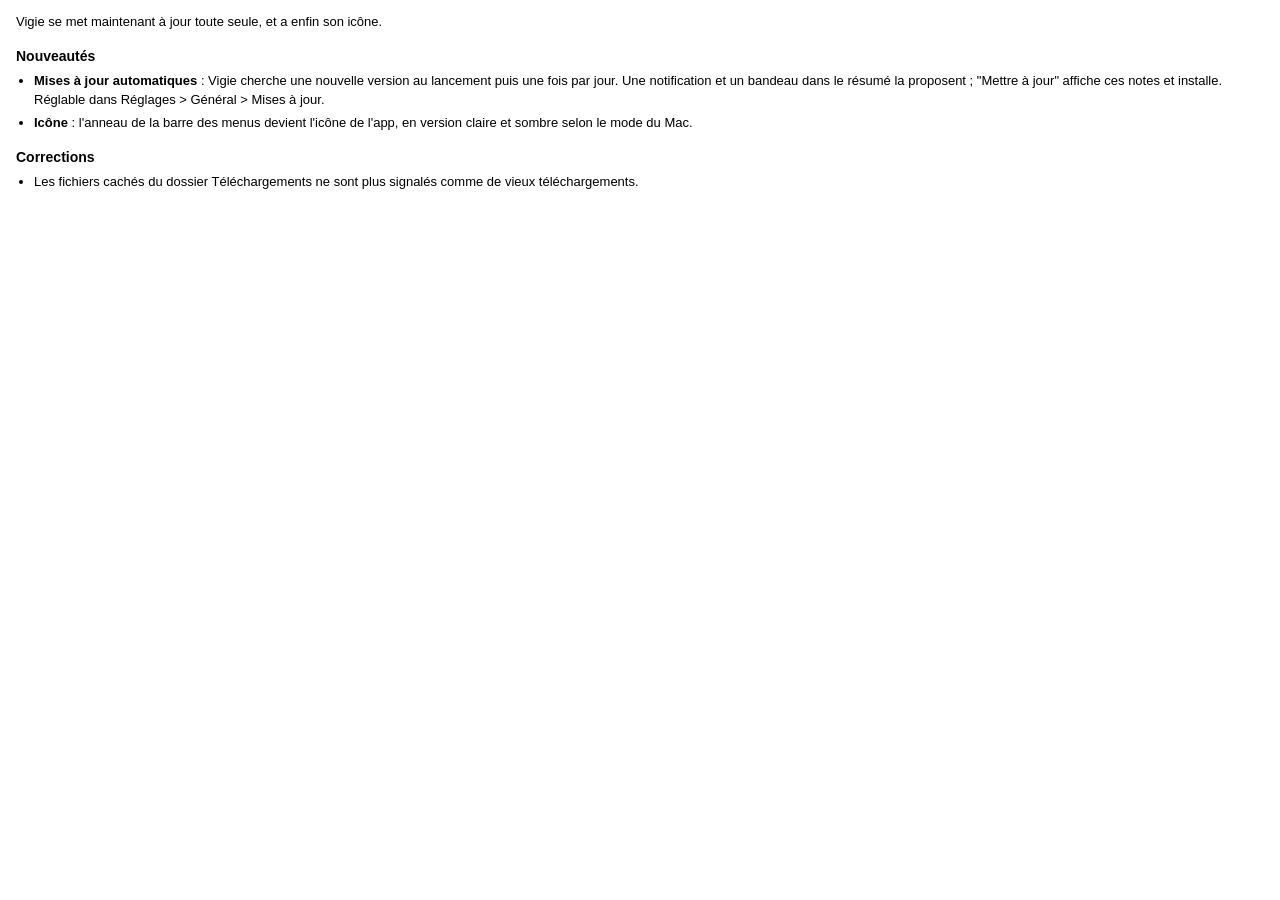
<file: Vigie-0.3.0.html>
<!doctype html>
<html lang="fr"><head><meta charset="utf-8"><title>Vigie 0.3.0</title>
<style>body{font:13px -apple-system,sans-serif;margin:12px 16px;line-height:1.45}h2{font-size:14px;margin:14px 0 6px}ul{padding-left:18px;margin:0}li{margin:4px 0}</style>
</head><body>
<p>Vigie se met maintenant à jour toute seule, et a enfin son icône.</p>
<h2>Nouveautés</h2>
<ul>
<li><strong>Mises à jour automatiques</strong> : Vigie cherche une nouvelle version au lancement puis une fois par jour. Une notification et un bandeau dans le résumé la proposent ; "Mettre à jour" affiche ces notes et installe. Réglable dans Réglages &gt; Général &gt; Mises à jour.</li>
<li><strong>Icône</strong> : l'anneau de la barre des menus devient l'icône de l'app, en version claire et sombre selon le mode du Mac.</li>
</ul>
<h2>Corrections</h2>
<ul>
<li>Les fichiers cachés du dossier Téléchargements ne sont plus signalés comme de vieux téléchargements.</li>
</ul>
</body></html>
</file>
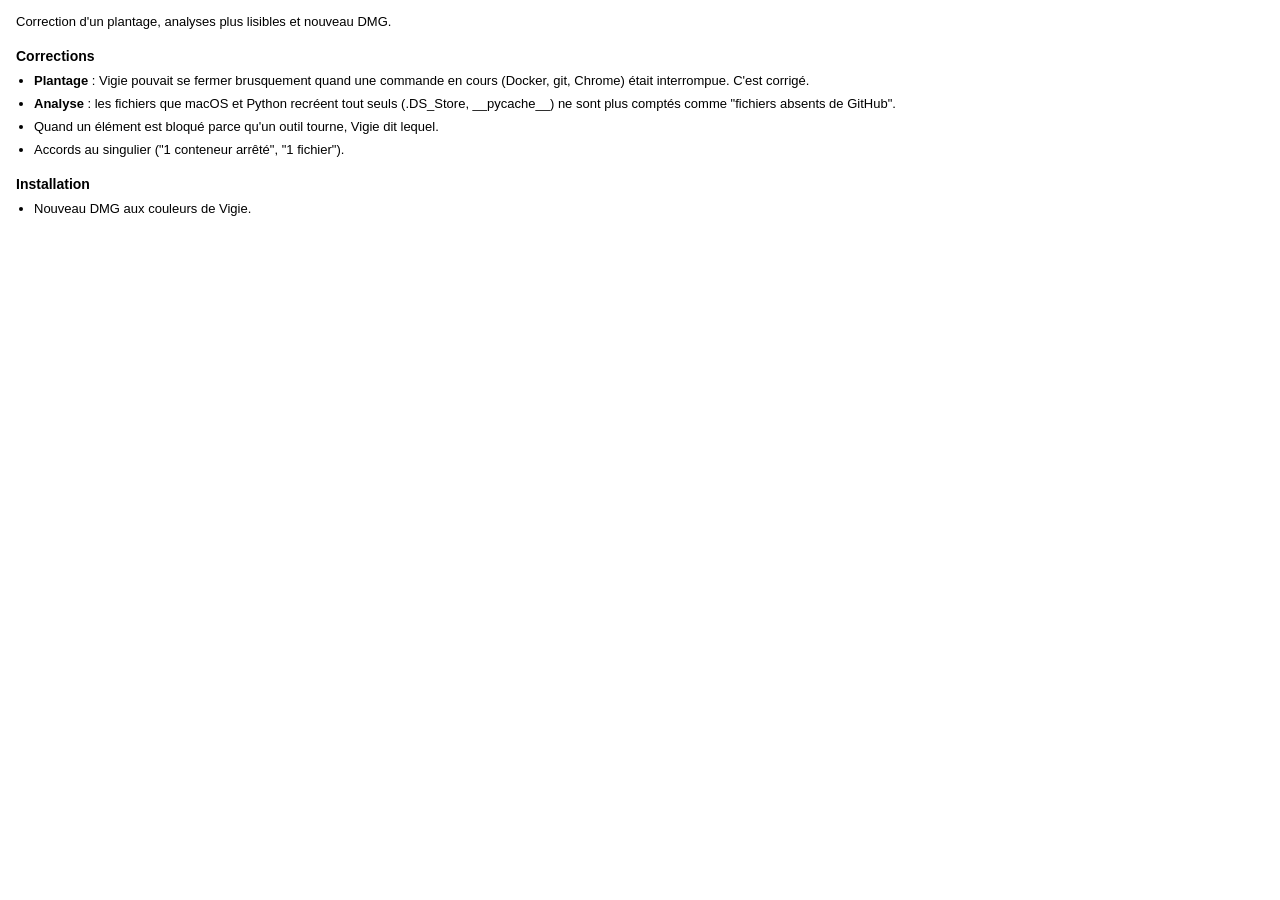
<file: Vigie-0.3.1.html>
<!doctype html>
<html lang="fr"><head><meta charset="utf-8"><title>Vigie 0.3.1</title>
<style>body{font:13px -apple-system,sans-serif;margin:12px 16px;line-height:1.45}h2{font-size:14px;margin:14px 0 6px}ul{padding-left:18px;margin:0}li{margin:4px 0}</style>
</head><body>
<p>Correction d'un plantage, analyses plus lisibles et nouveau DMG.</p>
<h2>Corrections</h2>
<ul>
<li><strong>Plantage</strong> : Vigie pouvait se fermer brusquement quand une commande en cours (Docker, git, Chrome) était interrompue. C'est corrigé.</li>
<li><strong>Analyse</strong> : les fichiers que macOS et Python recréent tout seuls (.DS_Store, __pycache__) ne sont plus comptés comme "fichiers absents de GitHub".</li>
<li>Quand un élément est bloqué parce qu'un outil tourne, Vigie dit lequel.</li>
<li>Accords au singulier ("1 conteneur arrêté", "1 fichier").</li>
</ul>
<h2>Installation</h2>
<ul><li>Nouveau DMG aux couleurs de Vigie.</li></ul>
</body></html>
</file>
<file: assets/css/site.css>
/* Vigie site. Same structure as the Projo, Harvie and Suivi sites (the shared
   parts of this file come from the Projo site). Dark only: a night background
   taken from the dark icon (#1D3557 to #0B1626).
   Brand colours come from the icon's ring: green #34D399, amber #FBBF24,
   orange #F97316. They are light colours: white text on them is unreadable,
   so buttons carry the night colour as text (#08101D on the gradient, 9:1 at
   worst). Green is for icons and large type. The mockups of the app use the
   macOS dark system colours (green, orange, red, blue). */

:root {
  --bg: #08101d;
  --surface: #111c2e;
  --surface-2: #1b2940;
  --line: rgba(255, 255, 255, 0.1);
  --text: #f5f5f7;
  --text-2: #9fb0c6;
  --accent: #34d399;
  --amber: #fbbf24;
  --orange: #f97316;
  --on-brand: #08101d;
  --btn: linear-gradient(135deg, #34d399, #a7dc6f 55%, #fbbf24);
  --btn-hover: linear-gradient(135deg, #5ee0b0, #bde68a 55%, #fccd4d);
  --glow: rgba(52, 211, 153, 0.26);
  --st-green: #30d158;
  --st-orange: #ff9f0a;
  --st-red: #ff453a;
  --st-blue: #0a84ff;
  --radius-l: 28px;
  --radius-m: 18px;
  --gutter: clamp(20px, 5vw, 48px);
  --max: 1200px;
  --font: -apple-system, BlinkMacSystemFont, "SF Pro Text", "SF Pro Display", system-ui, "Segoe UI", Roboto, "Helvetica Neue", Arial, sans-serif;
  color-scheme: dark;
}

*, *::before, *::after { box-sizing: border-box; }
/* hidden must win over the display of our own classes (.fb-form is a grid). */
[hidden] { display: none !important; }

html {
  -webkit-text-size-adjust: 100%;
  text-size-adjust: 100%;
  scroll-behavior: smooth;
  scroll-padding-top: 72px;
}

body {
  margin: 0;
  background: var(--bg);
  color: var(--text);
  font-family: var(--font);
  font-size: 19px;
  line-height: 1.47;
  letter-spacing: -0.01em;
  -webkit-font-smoothing: antialiased;
  overflow-x: hidden;
}
@supports (overflow: clip) { body { overflow-x: clip; } }

img, svg { display: block; max-width: 100%; }
a { color: inherit; }
h1, h2, h3, p, ul, ol, figure { margin: 0; }
ul, ol { padding: 0; list-style: none; }

:focus-visible {
  outline: 3px solid #fff;
  outline-offset: 3px;
  border-radius: 6px;
}

.skip {
  position: absolute;
  left: 16px;
  top: -60px;
  z-index: 100;
  padding: 10px 16px;
  background: #fff;
  color: #000;
  border-radius: 10px;
  font-weight: 600;
  text-decoration: none;
}
.skip:focus { top: 12px; }

/* ===== NAV ============================================================ */

.nav {
  position: sticky;
  top: 0;
  z-index: 50;
  background: rgba(0, 0, 0, 0.72);
  -webkit-backdrop-filter: saturate(180%) blur(20px);
  backdrop-filter: saturate(180%) blur(20px);
  border-bottom: 1px solid var(--line);
}
.nav-inner {
  max-width: var(--max);
  margin: 0 auto;
  padding: 0 var(--gutter);
  height: 52px;
  display: flex;
  align-items: center;
  gap: 24px;
}
.nav-brand { display: block; flex: none; }
.nav-brand img { height: 22px; width: auto; }
.nav nav { margin-left: auto; }
.nav-links { display: flex; gap: 28px; font-size: 14px; }
.nav-links a {
  color: var(--text-2);
  text-decoration: none;
  transition: color 0.2s;
}
.nav-links a:hover { color: var(--text); }
.nav-cta {
  flex: none;
  font-size: 13px;
  font-weight: 600;
  text-decoration: none;
  background: var(--btn);
  color: var(--on-brand);
  padding: 6px 14px;
  border-radius: 999px;
}
.nav-cta:hover { background: var(--btn-hover); }

@media (max-width: 640px) {
  .nav nav { display: none; }
  .nav-cta { margin-left: auto; }
}

/* ===== BUTTONS ========================================================= */

.btn {
  display: inline-flex;
  align-items: center;
  gap: 10px;
  font-size: 19px;
  font-weight: 600;
  text-decoration: none;
  border-radius: 999px;
  padding: 15px 30px 15px 24px;
  transition: background-color 0.2s, transform 0.2s;
}
.btn-primary { background: var(--btn); color: var(--on-brand); }
.btn-primary:hover { background: var(--btn-hover); }
.btn-primary:active { transform: scale(0.98); }
.btn-icon {
  width: 22px;
  height: 22px;
  fill: none;
  stroke: currentColor;
  stroke-width: 2.2;
  stroke-linecap: round;
  stroke-linejoin: round;
}

.download {
  display: flex;
  flex-direction: column;
  align-items: center;
  gap: 6px;
  margin-top: 40px;
}
.download-meta {
  margin-top: 10px;
  font-size: 15px;
  color: var(--text);
  min-height: 1.47em;
}
.download-req { font-size: 14px; color: var(--text-2); }
.platform-note {
  margin-top: 10px;
  max-width: 30em;
  font-size: 14px;
  color: var(--text-2);
  text-align: center;
}

/* ===== HERO ============================================================ */

.hero {
  text-align: center;
  padding: clamp(56px, 7vw, 96px) var(--gutter) 0;
  max-width: 980px;
  margin: 0 auto;
}
.hero-icon {
  width: clamp(72px, 9vw, 96px);
  height: auto;
  margin: 0 auto 28px;
  filter: drop-shadow(0 10px 30px rgba(52, 211, 153, 0.22));
}
.hero h1 {
  font-size: clamp(42px, 7.6vw, 92px);
  line-height: 1.02;
  font-weight: 700;
  letter-spacing: -0.035em;
  text-wrap: balance;
}
.hero-sub {
  margin: 24px auto 0;
  max-width: 34em;
  font-size: clamp(19px, 2.1vw, 24px);
  line-height: 1.38;
  color: var(--text-2);
  text-wrap: pretty;
}

/* ===== SHOWCASE (app mockup) ========================================== */

.showcase {
  position: relative;
  max-width: 1180px;
  margin: clamp(48px, 5vw, 64px) auto 0;
  padding: 0 var(--gutter);
}
/* One soft green light under the window, the colour of the ring. */
.glow {
  position: absolute;
  left: 0;
  right: 0;
  top: 8%;
  height: 90%;
  background: radial-gradient(ellipse 50% 50% at 50% 55%, var(--glow), transparent 70%);
  filter: blur(40px);
  pointer-events: none;
}
.window {
  position: relative;
  aspect-ratio: 16 / 10;
  border-radius: clamp(10px, 1.4vw, 16px);
  overflow: hidden;
  background: var(--surface);
  border: 1px solid rgba(255, 255, 255, 0.14);
  box-shadow: 0 40px 120px -20px rgba(0, 0, 0, 0.9), 0 0 0 1px rgba(0, 0, 0, 0.6);
  container-type: inline-size;
  transform-origin: 50% 50%;
}
.window > picture img { width: 100%; height: 100%; object-fit: cover; }
.showcase-note {
  margin-top: 20px;
  text-align: center;
  font-size: 13px;
  color: var(--text-2);
}

/* Scroll tilt, both ways: looks up while entering from the bottom, straight
   around the middle of the screen, looks down while leaving at the top.
   CSS scroll-driven where supported, JS sets --tilt (1 to -1) elsewhere. */
@media (prefers-reduced-motion: no-preference) {
  .window {
    transform: perspective(2000px) rotateX(calc(var(--tilt, 0) * 22deg)) scale(calc(1 - var(--tilt-abs, 0) * 0.08));
  }
  @supports (animation-timeline: view()) {
    .window {
      transform: none;
      animation: tilt-both linear both;
      animation-timeline: view();
      animation-range: cover 0% cover 100%;
    }
    @keyframes tilt-both {
      0% { transform: perspective(2000px) rotateX(22deg) scale(0.92); }
      40%, 60% { transform: perspective(2000px) rotateX(0deg) scale(1); }
      100% { transform: perspective(2000px) rotateX(-22deg) scale(0.92); }
    }
  }
}

/* Everything inside the mockup is sized in em, and 1em = 1/80 of the window
   width, so the whole interface scales as one picture at every size. */
/* macOS 26 : les boutons de la fenetre sont DANS la barre laterale flottante, a sa
   marge interieure (retour de Cyril du 26/11 : ils debordaient sur son coin). */
.win-bar {
  position: absolute;
  top: 1.15em;
  left: 1.15em;
  display: flex;
  gap: 0.62em;
}
.win-bar i {
  width: 1.05em;
  height: 1.05em;
  border-radius: 50%;
  background: #ff5f57;
  box-shadow: inset 0 0 0 0.06em rgba(0, 0, 0, 0.18);
}
.win-bar i:nth-child(2) { background: #febc2e; }
.win-bar i:nth-child(3) { background: #28c840; }

/* ===== SECTIONS ======================================================== */

.section-head {
  max-width: 820px;
  margin: 0 auto;
  text-align: center;
}
.section-head .line { display: inline-block; }
.nw { white-space: nowrap; }
.section-head h2 {
  font-size: clamp(34px, 5.4vw, 64px);
  line-height: 1.05;
  font-weight: 700;
  letter-spacing: -0.03em;
  text-wrap: balance;
}
.section-head p {
  margin: 20px auto 0;
  max-width: 34em;
  font-size: clamp(19px, 2vw, 22px);
  color: var(--text-2);
  text-wrap: pretty;
}

.features, .trust, .install, .faq {
  padding: clamp(96px, 14vw, 180px) var(--gutter) 0;
}

/* ===== FEATURES ======================================================== */

.tiles {
  max-width: var(--max);
  margin: clamp(48px, 7vw, 88px) auto 0;
  display: grid;
  grid-template-columns: repeat(6, 1fr);
  gap: 20px;
}
.tile {
  position: relative;
  background: var(--surface);
  border-radius: var(--radius-l);
  padding: clamp(28px, 3.4vw, 44px);
  overflow: hidden;
  display: flex;
  flex-direction: column;
  gap: 28px;
  grid-column: span 2;
}
.tile h3 {
  font-size: clamp(22px, 2.2vw, 28px);
  line-height: 1.15;
  font-weight: 700;
  letter-spacing: -0.02em;
}
/* Only the tile's own text: the visuals below hold their own <p>. */
.tile-text p, .tile-plain > p { margin-top: 10px; font-size: 17px; color: var(--text-2); }
.tile-icon {
  width: 34px;
  height: 34px;
  margin-bottom: 18px;
  fill: none;
  stroke: var(--accent);
  stroke-width: 1.8;
  stroke-linecap: round;
  stroke-linejoin: round;
}
.tile-half { grid-column: span 3; }
.tile-plain { gap: 0; }
.tile-plain p { margin-top: 10px; }
.vis { margin-top: auto; }
/* Coming soon */
.soon {
  max-width: var(--max);
  margin: 20px auto 0;
  padding: clamp(28px, 3.4vw, 44px);
  border-radius: var(--radius-l);
  border: 1px dashed rgba(255, 255, 255, 0.22);
}
.soon-title {
  font-size: clamp(22px, 2.2vw, 28px);
  font-weight: 700;
  letter-spacing: -0.02em;
}
.soon-list {
  margin-top: 24px;
  display: grid;
  grid-template-columns: repeat(3, 1fr);
  gap: 28px;
}
.soon-list li { display: flex; gap: 14px; align-items: flex-start; }
.soon-list svg {
  flex: none;
  width: 30px;
  height: 30px;
  fill: none;
  stroke: var(--text-2);
  stroke-width: 1.7;
  stroke-linecap: round;
  stroke-linejoin: round;
}
.soon-list span { font-size: 16px; color: var(--text-2); }
.soon-list b { display: block; color: var(--text); font-size: 18px; }

/* ===== INSTALL ========================================================= */

.steps {
  max-width: var(--max);
  margin: clamp(48px, 7vw, 88px) auto 0;
  display: grid;
  grid-template-columns: repeat(3, 1fr);
  gap: 20px;
}
.step { text-align: center; }
.step-vis {
  height: 220px;
  border-radius: var(--radius-l);
  background: var(--surface);
  display: flex;
  align-items: center;
  justify-content: center;
  gap: 14px;
  margin-bottom: 28px;
  padding: 20px;
}
.step h3 {
  display: flex;
  align-items: center;
  justify-content: center;
  gap: 12px;
  font-size: clamp(24px, 2.4vw, 30px);
  font-weight: 700;
  letter-spacing: -0.02em;
}
.step-n {
  display: inline-grid;
  place-items: center;
  width: 34px;
  height: 34px;
  border-radius: 50%;
  border: 1.5px solid var(--text-2);
  font-size: 17px;
  font-weight: 600;
  color: var(--text);
}
.step p { margin: 10px auto 0; max-width: 20em; font-size: 17px; color: var(--text-2); }

.disk { width: 150px; }
.disk-body { fill: #d9d9de; }
.disk-hole { fill: #a7a7ad; }
.disk-center { fill: #d9d9de; }
.disk-arrow { fill: none; stroke: var(--accent); stroke-width: 6; stroke-linecap: round; stroke-linejoin: round; }

.step-drag img { width: 64px; height: 64px; }
.drag-arrow { width: 54px; fill: none; stroke: var(--text-2); stroke-width: 2.2; stroke-linecap: round; stroke-linejoin: round; stroke-dasharray: 5 5; }
.folder { width: 76px; }
.folder path:first-child { fill: #3d8fe0; }
.folder-a { fill: none; stroke: #e5f1ff; stroke-width: 2.4; stroke-linecap: round; stroke-linejoin: round; }

.dialog {
  width: 220px;
  padding: 18px 16px 14px;
  border-radius: 14px;
  background: #2c2c2e;
  border: 1px solid rgba(255, 255, 255, 0.12);
  box-shadow: 0 18px 40px rgba(0, 0, 0, 0.6);
  text-align: center;
}
.dialog img { width: 34px; height: 34px; margin: 0 auto 8px; }
.dialog p { font-size: 12px; line-height: 1.35; color: var(--text); }
.dialog-btns { display: flex; gap: 8px; margin-top: 12px; }
.dialog-btns span {
  flex: 1;
  font-size: 12px;
  padding: 5px 0;
  border-radius: 7px;
  background: #48484a;
}
.dialog-btns .is-default { background: #0a7cff; color: #fff; font-weight: 600; }

.install-after {
  max-width: 34em;
  margin: 56px auto 0;
  text-align: center;
  font-size: clamp(19px, 2vw, 22px);
  color: var(--text-2);
  text-wrap: pretty;
}

@media (max-width: 860px) {
  .steps { grid-template-columns: 1fr; gap: 48px; max-width: 480px; }
}

/* ===== FAQ ============================================================= */

.accordion {
  max-width: 820px;
  margin: clamp(40px, 6vw, 72px) auto 0;
  border-top: 1px solid var(--line);
}
.qa { border-bottom: 1px solid var(--line); }
.qa h3 { font-size: inherit; font-weight: inherit; }
.qa button {
  width: 100%;
  display: flex;
  align-items: center;
  justify-content: space-between;
  gap: 24px;
  padding: 26px 4px;
  background: none;
  border: 0;
  color: var(--text);
  font: inherit;
  font-size: clamp(19px, 2vw, 24px);
  font-weight: 600;
  letter-spacing: -0.015em;
  text-align: left;
  cursor: pointer;
}
.qa button:hover { color: #fff; }
.qa-sign {
  position: relative;
  flex: none;
  width: 18px;
  height: 18px;
}
.qa-sign::before, .qa-sign::after {
  content: "";
  position: absolute;
  left: 0;
  top: 8px;
  width: 18px;
  height: 2px;
  border-radius: 2px;
  background: var(--text-2);
  transition: transform 0.3s ease;
}
.qa-sign::after { transform: rotate(90deg); }
.qa button[aria-expanded="true"] .qa-sign::after { transform: rotate(0deg); }
.qa-body { padding: 0 4px 28px; max-width: 40em; }
.qa-body p { font-size: 18px; color: var(--text-2); }
.qa-body p + p { margin-top: 12px; }
.qa-body a { color: var(--text); text-underline-offset: 3px; }
.js .qa-body[hidden] { display: none; }

/* ===== FINAL CTA ======================================================= */

.final {
  text-align: center;
  padding: clamp(112px, 16vw, 200px) var(--gutter) clamp(96px, 12vw, 160px);
}
.final img { width: 72px; height: 72px; margin: 0 auto 28px; }
.final h2 {
  font-size: clamp(38px, 6vw, 72px);
  line-height: 1.03;
  font-weight: 700;
  letter-spacing: -0.035em;
}

/* ===== FOOTER ========================================================== */

.footer { border-top: 1px solid var(--line); background: var(--bg); }
.footer-inner {
  max-width: var(--max);
  margin: 0 auto;
  padding: 48px var(--gutter) calc(48px + env(safe-area-inset-bottom));
  font-size: 14px;
  color: var(--text-2);
}
.footer-cols {
  display: grid;
  grid-template-columns: 1fr 1fr 2fr;
  gap: 32px;
}
.footer-h { font-size: 14px; font-weight: 600; color: var(--text); margin-bottom: 12px; }
.footer ul { display: grid; gap: 8px; }
.footer a { color: var(--text-2); text-decoration: none; }
.footer a:hover { color: var(--text); text-decoration: underline; text-underline-offset: 3px; }
.footer-legal p { max-width: 36em; }
.footer-note {
  margin-top: 40px;
  padding-top: 20px;
  border-top: 1px solid var(--line);
}
@media (max-width: 680px) {
  .footer-cols { grid-template-columns: 1fr 1fr; }
  .footer-legal { grid-column: 1 / -1; }
}

/* ===== FEEDBACK FORM (dialog) ========================================== */

.fb {
  width: min(640px, calc(100vw - 32px));
  max-height: calc(100dvh - 32px);
  padding: 0;
  border: 1px solid rgba(255, 255, 255, 0.14);
  border-radius: var(--radius-l);
  background: var(--surface);
  color: var(--text);
  box-shadow: 0 40px 120px rgba(0, 0, 0, 0.8);
  overflow: auto;
  overscroll-behavior: contain;
}
.fb::backdrop { background: rgba(0, 0, 0, 0.72); -webkit-backdrop-filter: blur(8px); backdrop-filter: blur(8px); }
.fb-form { padding: clamp(24px, 4vw, 40px); display: grid; gap: 20px; }
.fb-head { display: flex; align-items: center; justify-content: space-between; gap: 16px; }
.fb-head h2 { font-size: clamp(24px, 3vw, 30px); font-weight: 700; letter-spacing: -0.02em; }
.fb-close {
  flex: none;
  position: relative;
  width: 36px;
  height: 36px;
  border: 0;
  border-radius: 50%;
  background: var(--surface-2);
  cursor: pointer;
}
.fb-close span::before, .fb-close span::after {
  content: "";
  position: absolute;
  left: 11px;
  top: 17px;
  width: 14px;
  height: 2px;
  border-radius: 2px;
  background: var(--text);
  transform: rotate(45deg);
}
.fb-close span::after { transform: rotate(-45deg); }
.fb-intro { font-size: 17px; color: var(--text-2); margin-top: -8px; }
.fb-warn {
  padding: 14px 16px;
  border-radius: 14px;
  background: rgba(249, 115, 22, 0.12);
  border: 1px solid rgba(249, 115, 22, 0.5);
  font-size: 15px;
  line-height: 1.45;
}
.fb-field { display: grid; gap: 6px; }
.fb-field label { font-size: 15px; font-weight: 600; }
.fb-hint { font-size: 13px; color: var(--text-2); margin-top: -2px; }
.fb-field input, .fb-field textarea, .fb-field select {
  width: 100%;
  font: inherit;
  font-size: 16px; /* 16 px: no zoom on focus in iOS Safari */
  color: var(--text);
  background: var(--bg);
  border: 1px solid rgba(255, 255, 255, 0.2);
  border-radius: 12px;
  padding: 11px 14px;
  resize: vertical;
}
.fb-field input::placeholder, .fb-field textarea::placeholder { color: #6e6e73; }
.fb-field input:focus-visible, .fb-field textarea:focus-visible, .fb-field select:focus-visible { outline: 3px solid #fff; outline-offset: 1px; border-color: transparent; }
.fb-consent { display: flex; gap: 12px; align-items: flex-start; font-size: 15px; }
.fb-consent input { flex: none; width: 20px; height: 20px; margin: 1px 0 0; accent-color: var(--accent); }
.fb-error {
  font-size: 15px;
  font-weight: 600;
  color: #ff6b6b;
}
.fb-foot { display: grid; gap: 16px; justify-items: start; }
.fb-note { font-size: 14px; color: var(--text-2); }
.fb-submit { font-size: 17px; padding: 12px 24px; }
button.btn { border: 0; cursor: pointer; font-family: inherit; }
.btn:disabled, .btn:disabled:hover {
  background: #2c3646;
  color: #8e8e93;
  cursor: not-allowed;
  transform: none;
}
.fb-why { font-size: 13px; color: var(--text-2); margin-top: -8px; }
.fb-ready { padding: clamp(24px, 4vw, 40px); display: grid; gap: 16px; }
.fb-ready h2 { font-size: clamp(24px, 3vw, 30px); font-weight: 700; letter-spacing: -0.02em; }
.fb-ready h2:focus { outline: none; }
.fb-ready p { font-size: 17px; color: var(--text-2); }
.fb-ready .fb-note { font-size: 14px; }
.fb-ready-actions { display: flex; flex-wrap: wrap; align-items: center; gap: 12px 20px; }
.fb-ready-actions .btn { font-size: 17px; padding: 12px 24px; }
.fb-link { background: none; border: 0; padding: 6px 0; font: inherit; font-size: 16px; color: var(--text); text-decoration: underline; text-underline-offset: 3px; cursor: pointer; }
.visually-hidden { position: absolute; width: 1px; height: 1px; margin: -1px; padding: 0; overflow: hidden; clip: rect(0 0 0 0); white-space: nowrap; border: 0; }

/* Native select with our own arrow (the system one is invisible on black). */
.fb-field select {
  -webkit-appearance: none;
  appearance: none;
  padding-right: 40px;
  background-image: url("data:image/svg+xml,%3Csvg xmlns='http://www.w3.org/2000/svg' viewBox='0 0 12 8'%3E%3Cpath d='M1 1.5 6 6.5 11 1.5' fill='none' stroke='%23a1a1a6' stroke-width='1.8' stroke-linecap='round' stroke-linejoin='round'/%3E%3C/svg%3E");
  background-repeat: no-repeat;
  background-position: right 14px center;
  background-size: 12px 8px;
  cursor: pointer;
}
.fb-field select:disabled { color: var(--text-2); cursor: progress; }
.fb-field select option, .fb-field select optgroup { background: var(--surface-2); color: var(--text); }

/* Mac / iPhone switch: two radio buttons drawn as a segmented control. */
.fb-device { border: 0; margin: 0; padding: 0; min-width: 0; display: grid; gap: 8px; }
.fb-device legend { padding: 0; margin-bottom: 8px; font-size: 15px; font-weight: 600; }
.fb-seg {
  display: inline-grid;
  grid-auto-flow: column;
  grid-auto-columns: 1fr;
  justify-self: start;
  min-width: 220px;
  padding: 3px;
  border-radius: 12px;
  background: var(--bg);
  border: 1px solid rgba(255, 255, 255, 0.2);
}
.fb-seg input { position: absolute; opacity: 0; width: 1px; height: 1px; margin: 0; pointer-events: none; }
.fb-seg label {
  text-align: center;
  padding: 8px 18px;
  border-radius: 9px;
  font-size: 15px;
  font-weight: 600;
  color: var(--text-2);
  cursor: pointer;
  transition: background-color 0.2s, color 0.2s;
}
.fb-seg input:checked + label { background: var(--surface-2); color: var(--text); box-shadow: 0 1px 3px rgba(0, 0, 0, 0.5); }
.fb-seg input:focus-visible + label { outline: 3px solid #fff; outline-offset: 1px; }

/* ===== VERSIONS PAGE =================================================== */

.page-head {
  text-align: center;
  padding: clamp(56px, 8vw, 112px) var(--gutter) 0;
}
.page-head h1 {
  font-size: clamp(40px, 6.4vw, 80px);
  line-height: 1.03;
  font-weight: 700;
  letter-spacing: -0.035em;
}
.page-head p {
  margin: 20px auto 0;
  max-width: 34em;
  font-size: clamp(19px, 2vw, 22px);
  color: var(--text-2);
}
.releases {
  max-width: 820px;
  margin: clamp(48px, 7vw, 80px) auto 0;
  padding: 0 var(--gutter) clamp(96px, 12vw, 160px);
  display: grid;
  gap: 20px;
}
.release {
  background: var(--surface);
  border-radius: var(--radius-l);
  padding: clamp(28px, 4vw, 48px);
  scroll-margin-top: 72px;
}
.release:target { box-shadow: 0 0 0 2px var(--accent); }
.release-head { display: flex; flex-wrap: wrap; align-items: baseline; gap: 8px 16px; }
.release-head h2 { font-size: clamp(28px, 3.4vw, 40px); font-weight: 700; letter-spacing: -0.025em; }
.release-tag {
  font-size: 13px;
  font-weight: 700;
  padding: 3px 10px;
  border-radius: 999px;
  background: var(--btn);
  color: var(--on-brand);
}
.release-tag.is-old { background: var(--surface-2); color: var(--text-2); }
.release-date { width: 100%; font-size: 15px; color: var(--text-2); }
.release-notes { margin-top: 28px; font-size: 17px; line-height: 1.55; color: #d2d2d7; }
.release-notes h3 { margin: 28px 0 10px; font-size: 20px; color: var(--text); letter-spacing: -0.01em; }
.release-notes h3:first-child { margin-top: 0; }
.release-notes p + p { margin-top: 12px; }
.release-notes ul, .release-notes ol { display: grid; gap: 10px; padding-left: 1.3em; }
.release-notes ul { list-style: disc; }
.release-notes ol { list-style: decimal; }
.release-notes li::marker { color: var(--text-2); }
.release-notes code {
  font-family: ui-monospace, "SF Mono", Menlo, monospace;
  font-size: 0.88em;
  padding: 2px 6px;
  border-radius: 6px;
  background: var(--surface-2);
  overflow-wrap: anywhere;
}
.release-notes blockquote {
  margin: 0 0 16px;
  padding: 14px 18px;
  border-left: 3px solid var(--text-2);
  border-radius: 0 12px 12px 0;
  background: var(--surface-2);
}
.release-foot { margin-top: 32px; display: flex; flex-wrap: wrap; align-items: center; gap: 12px 20px; }
.release-foot .btn { font-size: 17px; padding: 12px 24px 12px 20px; }
.release-size { font-size: 15px; color: var(--text-2); }
.releases-status { text-align: center; font-size: 17px; color: var(--text-2); }
.releases-status a { color: var(--text); }

/* ===== VIGIE: BRAND IN THE NAV ========================================= */

.nav-brand { display: flex; align-items: center; gap: 9px; text-decoration: none; font-weight: 700; font-size: 17px; letter-spacing: -0.01em; }
.nav-brand img { width: 26px; height: 26px; }

/* ===== VIGIE: APP MOCKUP (window, Overview) ============================ */
/* Same rule as the Projo mockup: everything inside is sized in em, and
   1em = 1/80 of the window width, so the whole interface scales as one
   picture at every size. Fictional names and sizes only. */

.app {
  position: absolute;
  inset: 0;
  font-size: 10px;
  font-size: 1.25cqw;
  line-height: 1.3;
  letter-spacing: 0;
  color: #f2f4f8;
  background:
    radial-gradient(70% 60% at 0% 0%, rgba(52, 120, 200, 0.22), transparent 70%),
    linear-gradient(180deg, #1a2232, #121926);
  display: flex;
  gap: 1.4em;
  padding: 1.2em;
}
.app-side {
  position: relative;
  display: flex;
  flex-direction: column;
  flex: none;
  width: 15.5em;
  padding: 3.6em 0.8em 1em;
  border-radius: 1.6em;
  background: rgba(255, 255, 255, 0.06);
  box-shadow: inset 0 0 0 1px rgba(255, 255, 255, 0.08);
}
.side-it { display: flex; align-items: center; gap: 0.8em; padding: 0.62em 0.8em; border-radius: 0.8em; font-size: 1.02em; color: #dfe5ee; }
.side-it.is-on { background: rgba(10, 132, 255, 0.28); color: #fff; font-weight: 600; }
.side-sec { padding: 1.2em 0.8em 0.35em; font-size: 0.78em; font-weight: 700; color: #8b96a8; text-transform: uppercase; letter-spacing: 0.04em; }
.side-foot { margin-top: auto; }
/* Vraies icones de l'app (SF Symbols de App/Window/MainWindow.swift), rendues en PNG
   blanc par le systeme et teintees ici par masque : la couleur suit le texte. */
.sym {
  display: inline-block;
  flex: none;
  width: 1.3em;
  height: 1.3em;
  background-color: currentColor;
  -webkit-mask-position: center;
  mask-position: center;
  -webkit-mask-repeat: no-repeat;
  mask-repeat: no-repeat;
  -webkit-mask-size: contain;
  mask-size: contain;
}
.side-it .sym { color: #4aa3ff; }
.side-it.is-on .sym { color: #fff; }
.pill .sym { width: 1.15em; height: 1.15em; margin-right: 0.45em; }
.tile-sym { width: 34px; height: 34px; margin-bottom: 18px; color: var(--accent); }
.s-gauge { -webkit-mask-image: url(../img/symbols/gauge.with.dots.needle.33percent.png); mask-image: url(../img/symbols/gauge.with.dots.needle.33percent.png); }
.s-sparkles { -webkit-mask-image: url(../img/symbols/sparkles.png); mask-image: url(../img/symbols/sparkles.png); }
.s-folder { -webkit-mask-image: url(../img/symbols/folder.png); mask-image: url(../img/symbols/folder.png); }
.s-archivebox { -webkit-mask-image: url(../img/symbols/archivebox.png); mask-image: url(../img/symbols/archivebox.png); }
.s-cpu { -webkit-mask-image: url(../img/symbols/cpu.png); mask-image: url(../img/symbols/cpu.png); }
.s-server { -webkit-mask-image: url(../img/symbols/server.rack.png); mask-image: url(../img/symbols/server.rack.png); }
.s-gearshape { -webkit-mask-image: url(../img/symbols/gearshape.png); mask-image: url(../img/symbols/gearshape.png); }
.s-clock { -webkit-mask-image: url(../img/symbols/clock.png); mask-image: url(../img/symbols/clock.png); }
.s-refresh { -webkit-mask-image: url(../img/symbols/arrow.clockwise.png); mask-image: url(../img/symbols/arrow.clockwise.png); }
.s-bell { -webkit-mask-image: url(../img/symbols/bell.png); mask-image: url(../img/symbols/bell.png); }
.s-menubar { -webkit-mask-image: url(../img/symbols/menubar.rectangle.png); mask-image: url(../img/symbols/menubar.rectangle.png); }
.s-widgets { -webkit-mask-image: url(../img/symbols/square.grid.2x2.png); mask-image: url(../img/symbols/square.grid.2x2.png); }

.app-main { flex: 1; min-width: 0; display: flex; flex-direction: column; gap: 1.1em; }
.app-bar { display: flex; align-items: center; gap: 0.7em; height: 2.6em; font-size: 1.05em; }
.app-bar b { font-size: 1.25em; margin-right: auto; }
.pill { display: inline-flex; align-items: center; padding: 0.42em 1em; border-radius: 99em; background: rgba(255, 255, 255, 0.1); box-shadow: inset 0 0 0 1px rgba(255, 255, 255, 0.08); font-size: 0.9em; font-weight: 500; white-space: nowrap; }
.pill-blue { background: var(--st-blue); color: #fff; box-shadow: none; }
.pill-green { background: var(--st-green); color: #04210f; font-weight: 700; box-shadow: none; }

.app-cards { display: grid; grid-template-columns: 1fr 1fr; gap: 1.1em; }
.card { padding: 1.2em 1.4em; border-radius: 1.5em; background: rgba(255, 255, 255, 0.07); box-shadow: inset 0 0 0 1px rgba(255, 255, 255, 0.07); }
.card-disk { display: flex; align-items: center; gap: 1.2em; }
.card-ring { flex: none; width: 5.6em; height: 5.6em; transform: rotate(-90deg); }
.card-t { font-size: 0.95em; font-weight: 600; color: #b9c3d2; }
.card-big { margin-top: 0.15em; font-size: 2.3em; font-weight: 700; letter-spacing: -0.02em; line-height: 1.1; }
.card-big span { font-size: 0.42em; font-weight: 500; color: #9aa5b6; letter-spacing: 0; }
.card-sub { margin-top: 0.4em; font-size: 0.9em; color: #9aa5b6; }
.t-orange { color: var(--st-orange); font-weight: 600; }

.ring-bg { fill: none; stroke: rgba(255, 255, 255, 0.12); stroke-width: 5; }
.ring-fg { fill: none; stroke: var(--st-green); stroke-width: 5; stroke-linecap: round; stroke-dasharray: 83 100; }
.gauge { display: block; height: 0.75em; margin-top: 0.7em; border-radius: 1em; background: rgba(255, 255, 255, 0.12); overflow: hidden; }
.gauge i { display: block; height: 100%; border-radius: inherit; background: var(--st-orange); transform-origin: 0 50%; }

.card-list { display: flex; flex-direction: column; flex: 1; min-height: 0; }
.card-list .card-t { margin-bottom: 0.4em; }
.li { display: flex; align-items: center; gap: 0.8em; padding: 0.62em 0; border-top: 1px solid rgba(255, 255, 255, 0.07); }
.card-list .card-t + .li { border-top: 0; }
.chk { flex: none; width: 1.15em; height: 1.15em; border-radius: 0.3em; box-shadow: inset 0 0 0 0.13em #6c7686; }
.chk.is-on { background: var(--st-blue); box-shadow: none; }
.chk.is-off { opacity: 0; }
.dot { flex: none; width: 0.8em; height: 0.8em; border-radius: 50%; display: inline-block; }
.d-green { background: var(--st-green); }
.d-orange { background: var(--st-orange); }
.d-red { background: var(--st-red); }
.d-grey { background: #8e8e93; }
.li-n { flex: 1; min-width: 0; }
.li-n b { display: block; font-size: 1.02em; font-weight: 600; white-space: nowrap; overflow: hidden; text-overflow: ellipsis; }
.li-n em { display: block; font-style: normal; font-size: 0.86em; color: #9aa5b6; white-space: nowrap; overflow: hidden; text-overflow: ellipsis; }
.li-sz { font-weight: 600; font-variant-numeric: tabular-nums; }
.cta { margin-top: auto; display: flex; align-items: center; justify-content: space-between; gap: 1em; padding: 0.7em 0.8em 0.7em 1.1em; border-radius: 1em; background: rgba(48, 209, 88, 0.14); font-size: 0.98em; }

/* ===== VIGIE: FEATURES GRID ============================================ */
/* Two grids of 6 columns: levels 4 + menu bar 2 / notifications, apps,
   servers 2 + 2 + 2, then explore 2 + widgets 4 / updates 3 + privacy 3. */

.tile-wide { grid-column: span 4; }
.tiles-2 { margin-top: 20px; grid-auto-flow: dense; }
.tile-text p { max-width: 34em; }
.vis { margin-top: auto; }

/* Levels */
.vis-levels { display: grid; gap: 12px; }
.lv {
  display: grid;
  grid-template-columns: auto auto 1fr auto;
  align-items: center;
  gap: 4px 12px;
  padding: 16px 18px;
  border-radius: var(--radius-m);
  background: var(--surface-2);
  font-size: 16px;
}
.lv .dot { width: 12px; height: 12px; }
.lv b { font-size: 17px; }
.lv em { font-style: normal; color: var(--text-2); }
.lv-sz { font-weight: 700; font-variant-numeric: tabular-nums; }
.lv-green { box-shadow: inset 3px 0 0 var(--st-green); }
.lv-orange { box-shadow: inset 3px 0 0 var(--st-orange); }
.lv-red { box-shadow: inset 3px 0 0 var(--st-red); }

/* Menu bar */
.vis-menubar { display: grid; grid-template-columns: minmax(0, 1fr); gap: 10px; justify-items: end; }
.mb-strip {
  width: 100%;
  display: flex;
  align-items: center;
  justify-content: flex-end;
  gap: 14px;
  padding: 7px 14px;
  border-radius: 12px;
  background: rgba(255, 255, 255, 0.08);
  font-size: 14px;
  font-weight: 600;
}
.mb-other { width: 16px; height: 16px; border-radius: 4px; background: rgba(255, 255, 255, 0.28); }
.mb-vigie { display: inline-flex; align-items: center; gap: 6px; padding: 2px 8px; border-radius: 6px; background: rgba(255, 255, 255, 0.14); }
.mb-vigie svg { width: 16px; height: 16px; transform: rotate(-90deg); }
.mb-ring-bg { fill: none; stroke: rgba(255, 255, 255, 0.25); stroke-width: 3; }
.mb-ring { fill: none; stroke: var(--st-green); stroke-width: 3; stroke-linecap: round; stroke-dasharray: 83 100; }
.mb-clock { color: var(--text-2); font-weight: 500; }
.mb-pop {
  width: min(250px, 100%);
  padding: 14px 16px;
  border-radius: 16px;
  background: var(--surface-2);
  box-shadow: 0 18px 40px rgba(0, 0, 0, 0.45), inset 0 0 0 1px rgba(255, 255, 255, 0.08);
  font-size: 13px;
}
.mb-k { font-size: 11px; font-weight: 700; color: var(--text-2); letter-spacing: 0.05em; text-transform: uppercase; }
.mb-v { margin-top: 2px; font-size: 24px; font-weight: 700; letter-spacing: -0.02em; }
.mb-v span { font-size: 13px; font-weight: 500; color: var(--text-2); letter-spacing: 0; }
.gauge-disk { height: 7px; margin-top: 8px; }
.gauge-disk i { background: var(--st-green); }
.mb-g { margin-top: 10px; color: var(--st-green); font-weight: 600; }

/* Notifications */
.vis-notif { display: grid; gap: 10px; }
.nt {
  display: flex;
  gap: 12px;
  align-items: flex-start;
  padding: 12px 14px;
  border-radius: 18px;
  background: rgba(255, 255, 255, 0.1);
  -webkit-backdrop-filter: blur(20px);
  backdrop-filter: blur(20px);
  box-shadow: 0 12px 30px rgba(0, 0, 0, 0.35), inset 0 0 0 1px rgba(255, 255, 255, 0.08);
  font-size: 14px;
  line-height: 1.35;
  color: var(--text-2);
}
.nt img { flex: none; width: 28px; height: 28px; }
.nt b { display: block; color: var(--text); font-size: 14px; }
.nt-2 { opacity: 0.8; transform: scale(0.97); }

/* Apps and explore bars */
.vis-apps, .vis-explore { display: grid; gap: 12px; }
.ap, .ex { display: grid; grid-template-columns: 6.2em 1fr auto; align-items: center; gap: 12px; font-size: 15px; }
.ex { grid-template-columns: 8.4em 1fr auto; }
.ap-n, .ex-n { color: var(--text); white-space: nowrap; overflow: hidden; text-overflow: ellipsis; }
.ap-v, .ex-v { color: var(--text-2); font-variant-numeric: tabular-nums; text-align: right; min-width: 4em; }
.ap-bar, .ex-bar { height: 8px; border-radius: 8px; background: rgba(255, 255, 255, 0.1); overflow: hidden; }
.ap-bar i, .ex-bar i { display: block; height: 100%; border-radius: inherit; background: linear-gradient(90deg, #bf5af2, #8e6cf7); transform-origin: 0 50%; }
.ex-bar i { background: linear-gradient(90deg, var(--accent), #2fb5c9); }
.w-90 { width: 90%; } .w-82 { width: 82%; } .w-64 { width: 64%; } .w-50 { width: 50%; }
.w-26 { width: 26%; } .w-14 { width: 14%; }
.w-83 { width: 83%; } .w-61 { width: 61%; }

/* Servers and Docker */
.vis-servers { display: grid; gap: 8px; }
.sv { display: flex; align-items: center; gap: 12px; padding: 11px 14px; border-radius: 14px; background: var(--surface-2); font-size: 14px; }
.sv-n { flex: 1; min-width: 0; }
.sv-n b { display: block; font-weight: 600; font-family: ui-monospace, "SF Mono", Menlo, monospace; font-size: 13px; }
.sv-n em { display: block; font-style: normal; color: var(--text-2); font-size: 13px; }
.sv-v { color: var(--text-2); font-variant-numeric: tabular-nums; }
.sv-btn { padding: 4px 12px; border-radius: 99px; background: rgba(255, 69, 58, 0.18); color: #ff8a80; font-size: 13px; font-weight: 600; }

/* Widgets */
.vis-widgets { display: flex; gap: 16px; align-items: stretch; }
.wg {
  border-radius: 22px;
  background: linear-gradient(160deg, #22324d, #142035);
  box-shadow: 0 16px 36px rgba(0, 0, 0, 0.4), inset 0 0 0 1px rgba(255, 255, 255, 0.08);
  padding: 16px;
}
.wg-s { flex: none; width: 150px; display: grid; place-items: center; align-content: center; gap: 2px; text-align: center; }
.wg-ring { width: 64px; height: 64px; transform: rotate(-90deg); margin-bottom: 6px; }
.wg-s b, .wg-m b { font-size: 22px; font-weight: 700; letter-spacing: -0.02em; }
.wg-s em, .wg-col em { font-style: normal; font-size: 13px; color: var(--text-2); }
.wg-m { flex: 1; min-width: 0; display: grid; grid-template-columns: 1fr 1fr; gap: 18px; }
.wg-col { display: flex; flex-direction: column; gap: 3px; min-width: 0; }
.wg-col .t-orange { color: var(--st-orange); }
.wg-k { font-size: 11px; font-weight: 700; color: var(--text-2); letter-spacing: 0.05em; text-transform: uppercase; }
.wg-k2 { margin-top: 10px; }
.wg-spark { width: 100%; height: 34px; margin-top: auto; }
.wg-spark path { fill: none; stroke: var(--st-orange); stroke-width: 2.2; stroke-linejoin: round; vector-effect: non-scaling-stroke; }
.wg-row { display: flex; align-items: center; gap: 8px; font-size: 14px; color: var(--text-2); margin-top: 6px; }
.wg-row b { margin-left: auto; font-size: 14px; color: var(--text); font-weight: 600; }
.wg-col .gauge { height: 7px; margin-top: 6px; }

/* ===== VIGIE: RELIABILITY ============================================== */

.proofs {
  max-width: var(--max);
  margin: clamp(48px, 7vw, 88px) auto 0;
  display: grid;
  grid-template-columns: 3fr 2fr;
  gap: 20px;
}
.proof-card, .proof-mini { background: var(--surface); border-radius: var(--radius-l); padding: clamp(28px, 3.4vw, 44px); }
.proof-card { box-shadow: inset 0 0 0 1px rgba(48, 209, 88, 0.28); }
.proof-k { display: flex; align-items: center; gap: 12px; font-size: clamp(20px, 2vw, 24px); font-weight: 700; letter-spacing: -0.015em; line-height: 1.2; }
.proof-k .dot { width: 14px; height: 14px; }
.proof-k svg { flex: none; width: 22px; height: 22px; fill: none; stroke: var(--accent); stroke-width: 2; stroke-linecap: round; stroke-linejoin: round; }
.proof-list { margin-top: 26px; display: grid; gap: 16px; }
.proof-list li { display: flex; gap: 14px; align-items: flex-start; font-size: 18px; color: var(--text-2); }
.proof-list b { color: var(--text); font-weight: 600; }
.proof-list svg { flex: none; width: 24px; height: 24px; margin-top: 1px; padding: 3px; border-radius: 50%; background: rgba(48, 209, 88, 0.18); fill: none; stroke: var(--st-green); stroke-width: 2.6; stroke-linecap: round; stroke-linejoin: round; }
.proof-note { margin-top: 28px; padding-top: 22px; border-top: 1px solid var(--line); font-size: 16px; color: var(--text-2); }
.proof-side { display: grid; gap: 20px; }
.proof-mini { padding: clamp(24px, 2.8vw, 32px); }
.proof-mini .proof-k { font-size: 19px; }
.proof-mini p:not(.proof-k) { margin-top: 10px; font-size: 16px; color: var(--text-2); }

/* ===== VIGIE: FULL DISK ACCESS ========================================= */

.access {
  max-width: var(--max);
  margin: clamp(56px, 7vw, 88px) auto 0;
  padding: clamp(28px, 3.4vw, 44px);
  border-radius: var(--radius-l);
  border: 1px dashed rgba(255, 255, 255, 0.22);
  display: grid;
  grid-template-columns: 3fr 2fr;
  gap: clamp(24px, 4vw, 56px);
  align-items: center;
}
.access h3 { font-size: clamp(22px, 2.2vw, 28px); font-weight: 700; letter-spacing: -0.02em; line-height: 1.15; }
.access-text > p { margin-top: 12px; font-size: 17px; color: var(--text-2); }
.access-steps { margin-top: 18px; display: grid; gap: 8px; padding-left: 1.4em; list-style: decimal; font-size: 17px; }
.access-steps li::marker { color: var(--accent); font-weight: 700; }
.access-vis { padding: 16px; border-radius: 18px; background: #1e1e22; box-shadow: 0 18px 40px rgba(0, 0, 0, 0.45), inset 0 0 0 1px rgba(255, 255, 255, 0.08); font-size: 14px; }
.acc-head { font-weight: 700; padding: 2px 4px 10px; }
.acc-row { display: flex; align-items: center; gap: 10px; padding: 9px 4px; border-top: 1px solid rgba(255, 255, 255, 0.08); }
.acc-row img { width: 18px; height: 18px; }
.acc-app { width: 18px; height: 18px; border-radius: 5px; background: #3a3a3c; }
.acc-app-2 { background: #4b5b70; }
.sw { margin-left: auto; width: 32px; height: 19px; border-radius: 99px; background: #48484a; position: relative; }
.sw::after { content: ""; position: absolute; top: 2px; left: 2px; width: 15px; height: 15px; border-radius: 50%; background: #fff; transition: transform 0.3s; }
.sw.is-on { background: var(--st-blue); }
.sw.is-on::after { transform: translateX(13px); }

/* ===== VIGIE: SMALL SCREENS ============================================ */

@media (max-width: 1000px) {
  .tiles { grid-template-columns: repeat(2, 1fr); }
  .tile { grid-column: span 1; }
  .tile-wide { grid-column: span 2; }
  .tiles-2 .tile:first-child { grid-column: span 2; }
  .proofs, .access { grid-template-columns: 1fr; }
}
@media (max-width: 680px) {
  .tiles { grid-template-columns: 1fr; gap: 16px; }
  .tiles-2 { margin-top: 16px; }
  .tile, .tile-wide, .tiles-2 .tile:first-child { grid-column: auto; }
  .lv { grid-template-columns: auto 1fr auto; font-size: 15px; }
  .lv em { grid-column: 2 / -1; grid-row: 2; }
  .vis-widgets { flex-direction: column; }
  .wg-s { width: 100%; grid-template-columns: auto auto; grid-auto-flow: column; justify-content: start; gap: 12px; }
  .wg-s .wg-ring { grid-row: span 2; margin: 0; width: 56px; height: 56px; }
  .wg-s b, .wg-s em { justify-self: start; }
  .mb-strip { gap: 10px; padding: 7px 10px; }
  .ap { grid-template-columns: 5.6em 1fr auto; font-size: 14px; }
  .ex { grid-template-columns: 9.4em 1fr auto; font-size: 14px; gap: 10px; }
  .wg-m { grid-template-columns: 1fr; }
}

/* ===== REVEAL (JS adds .js on <html>, then .in on each element) ======== */
/* Only the small details inside the visuals move: bars fill, rings close,
   the notifications drop in, the switch turns on. Without JS or with
   reduced motion, everything is shown in its final state. */

@media (prefers-reduced-motion: no-preference) {
  .js [data-reveal] .ap-bar i,
  .js [data-reveal] .ex-bar i,
  .js [data-reveal] .gauge i { transition: transform 1.2s cubic-bezier(0.2, 0.7, 0.2, 1) 0.2s; }
  .js [data-reveal]:not(.in) .ap-bar i,
  .js [data-reveal]:not(.in) .ex-bar i,
  .js [data-reveal]:not(.in) .gauge i { transform: scaleX(0); }

  .js [data-reveal] .ring-fg,
  .js [data-reveal] .mb-ring { transition: stroke-dasharray 1.6s cubic-bezier(0.2, 0.7, 0.2, 1) 0.2s; }
  .js [data-reveal]:not(.in) .ring-fg,
  .js [data-reveal]:not(.in) .mb-ring { stroke-dasharray: 0 100; }

  .js [data-reveal] .nt { transition: transform 0.7s cubic-bezier(0.2, 0.8, 0.2, 1) 0.3s, opacity 0.7s 0.3s; }
  .js [data-reveal] .nt-2 { transition-delay: 0.6s; }
  .js [data-reveal]:not(.in) .nt { transform: translateY(-16px); opacity: 0; }

  .js [data-reveal] .lv { transition: transform 0.6s cubic-bezier(0.2, 0.8, 0.2, 1), opacity 0.6s; }
  .js [data-reveal] .lv-orange { transition-delay: 0.15s; }
  .js [data-reveal] .lv-red { transition-delay: 0.3s; }
  .js [data-reveal]:not(.in) .lv { transform: translateX(-14px); opacity: 0; }

  .js [data-reveal] .access-vis .sw.is-on::after { transition: transform 0.4s 0.5s; }
  .js [data-reveal]:not(.in) .access-vis .sw.is-on { background: #48484a; }
  .js [data-reveal]:not(.in) .access-vis .sw.is-on::after { transform: none; }

  .js [data-reveal] .drag-arrow { animation: dash 1.2s linear infinite paused; }
  .js [data-reveal].in .drag-arrow { animation-play-state: running; }
  @keyframes dash { to { stroke-dashoffset: -20; } }
}

@media (prefers-reduced-motion: reduce) {
  html { scroll-behavior: auto; }
  *, *::before, *::after { animation: none !important; transition: none !important; }
}
</file>
